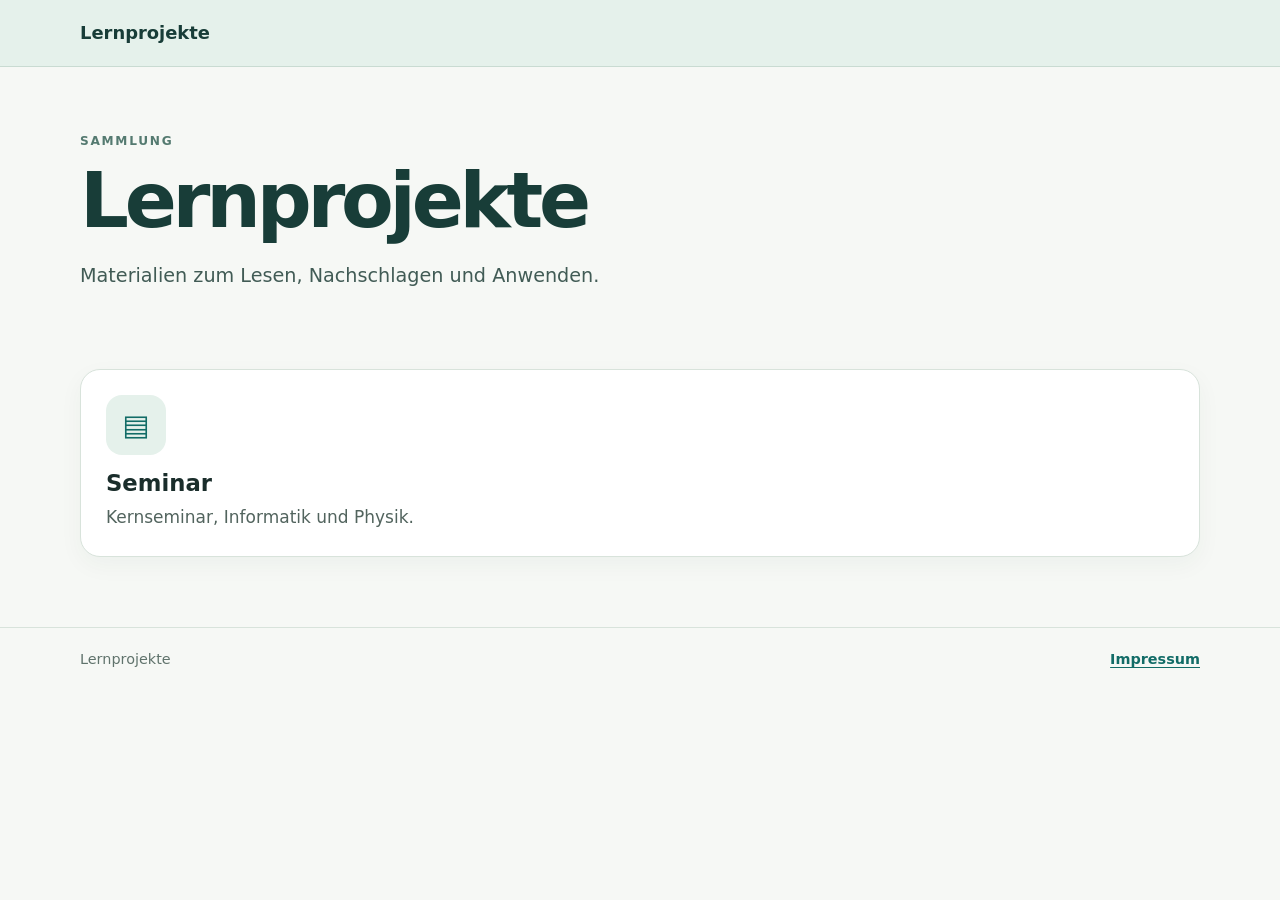
<file: index.html>
<!doctype html><html lang="de"><head><meta charset="utf-8"><meta name="viewport" content="width=device-width,initial-scale=1"><title>Lernprojekte</title><link rel="stylesheet" href="seminar/styles.css"></head><body><header class="site-head"><div class="wrap"><span class="brand">Lernprojekte</span></div></header><main class="wrap"><div class="hero"><span class="eyebrow">Sammlung</span><h1>Lernprojekte</h1><p class="lead">Materialien zum Lesen, Nachschlagen und Anwenden.</p></div><div class="grid"><a class="card" href="seminar/index.html"><span class="icon" role="img" aria-label="Buch">▤</span><h2>Seminar</h2><p>Kernseminar, Informatik und Physik.</p></a></div></main><footer class="foot"><div class="wrap"><span>Lernprojekte</span><a href="seminar/impressum.html">Impressum</a></div></footer></body></html>
</file>
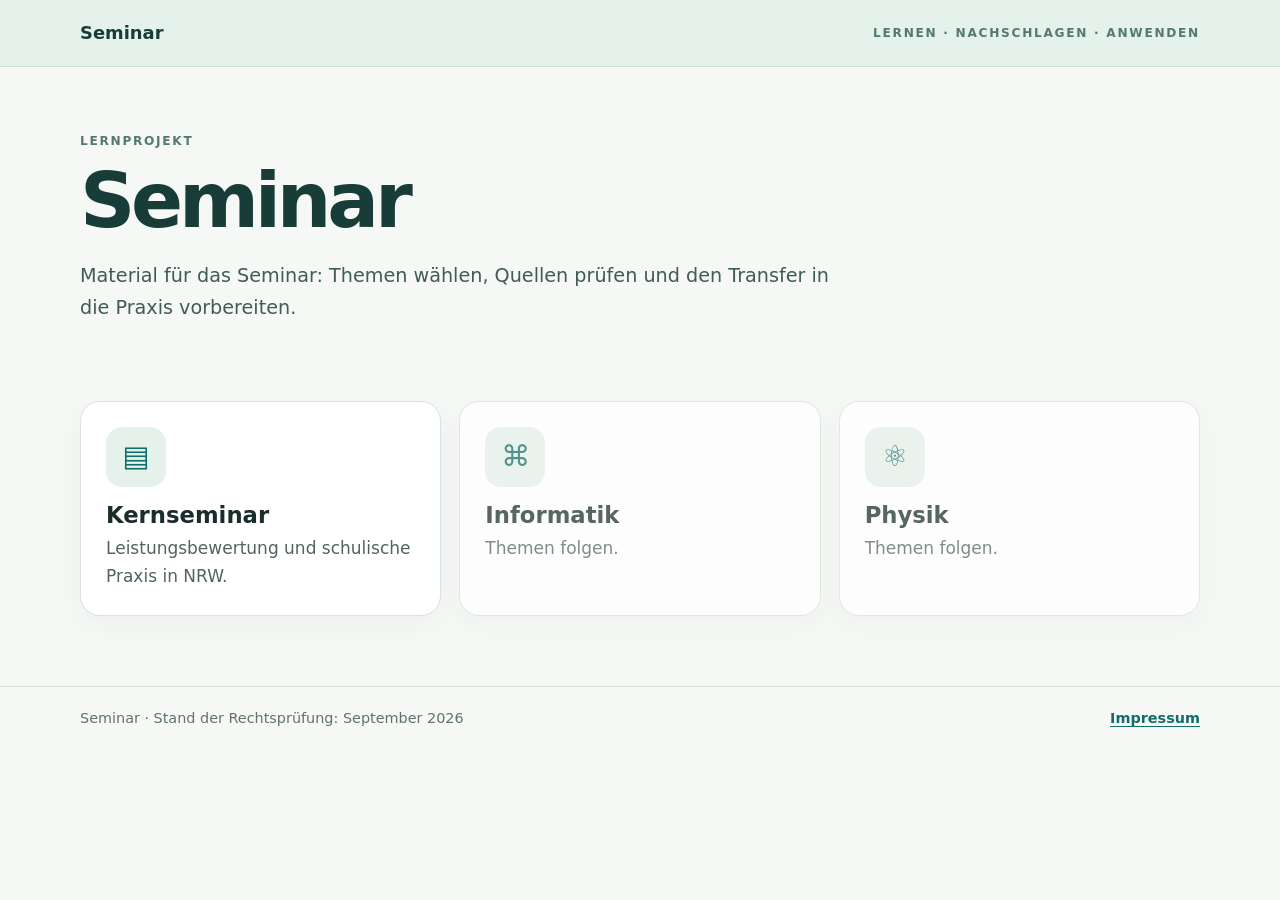
<file: seminar/index.html>
<!doctype html><html lang="de"><head><meta charset="utf-8"><meta name="viewport" content="width=device-width,initial-scale=1"><title>Startseite · Seminar</title><link rel="stylesheet" href="styles.css"></head><body><header class="site-head"><div class="wrap"><a class="brand" href="index.html">Seminar</a><span class="eyebrow">Lernen · Nachschlagen · Anwenden</span></div></header><main class="wrap"><div class="hero"><span class="eyebrow">Lernprojekt</span><h1>Seminar</h1><p class="lead">Material für das Seminar: Themen wählen, Quellen prüfen und den Transfer in die Praxis vorbereiten.</p></div><div class="grid"><a class="card" href="kernseminar/index.html"><span class="icon" role="img" aria-label="Buch">▤</span><h2>Kernseminar</h2><p>Leistungsbewertung und schulische Praxis in NRW.</p></a><div class="card muted"><span class="icon" role="img" aria-label="Codezeichen">⌘</span><h2>Informatik</h2><p>Themen folgen.</p></div><div class="card muted"><span class="icon" role="img" aria-label="Atom">⚛</span><h2>Physik</h2><p>Themen folgen.</p></div></div></main><footer class="foot"><div class="wrap"><span>Seminar · Stand der Rechtsprüfung: September 2026</span><a href="impressum.html">Impressum</a></div></footer></body></html>
</file>
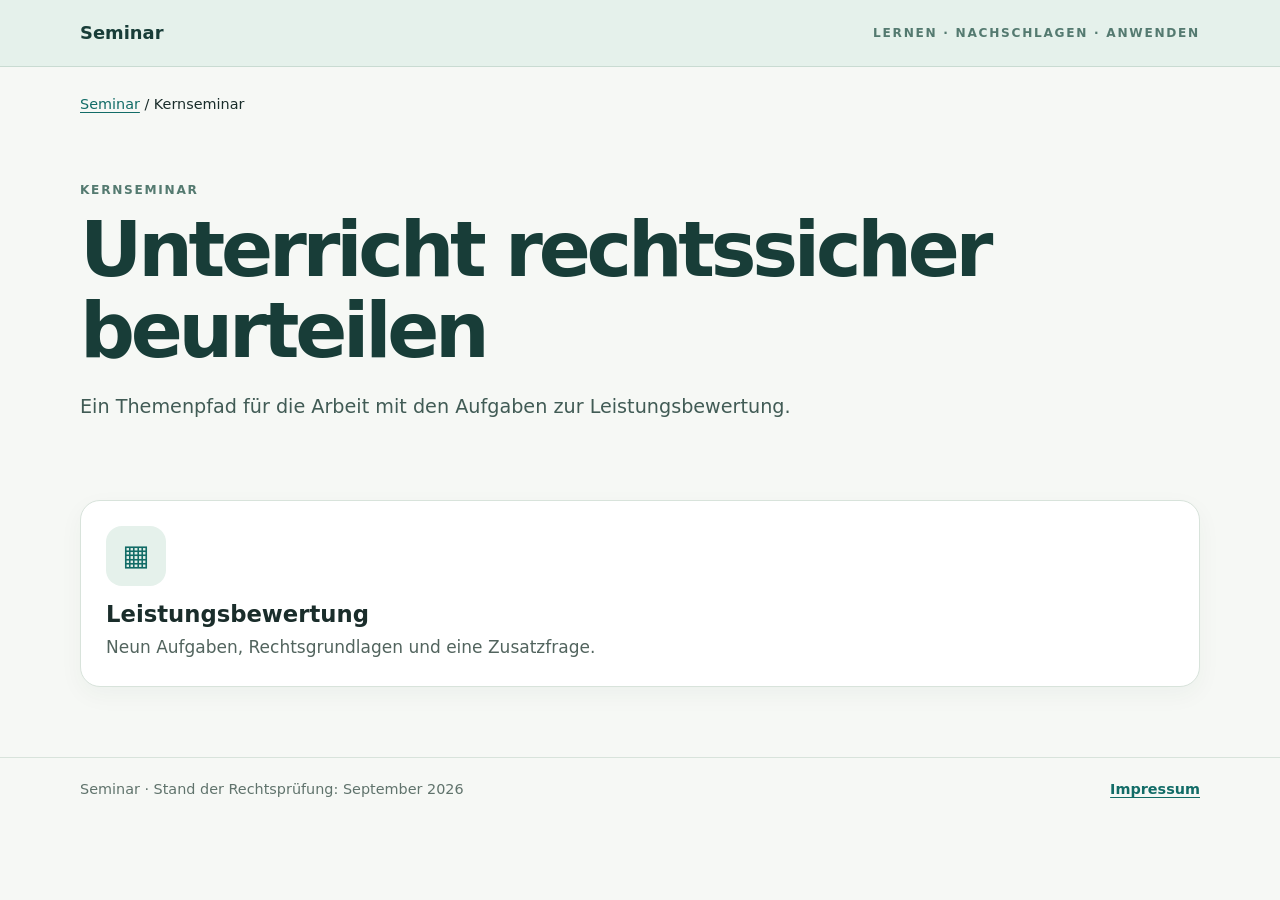
<file: seminar/kernseminar/index.html>
<!doctype html><html lang="de"><head><meta charset="utf-8"><meta name="viewport" content="width=device-width,initial-scale=1"><title>Kernseminar · Seminar</title><link rel="stylesheet" href="../styles.css"></head><body><header class="site-head"><div class="wrap"><a class="brand" href="../index.html">Seminar</a><span class="eyebrow">Lernen · Nachschlagen · Anwenden</span></div></header><main class="wrap"><nav class="crumbs"><a href="../index.html">Seminar</a> / Kernseminar</nav><div class="hero"><span class="eyebrow">Kernseminar</span><h1>Unterricht rechtssicher beurteilen</h1><p class="lead">Ein Themenpfad für die Arbeit mit den Aufgaben zur Leistungsbewertung.</p></div><div class="grid"><a class="card" href="leistungsbewertung/index.html"><span class="icon" role="img" aria-label="Bewertungsbogen">▦</span><h2>Leistungsbewertung</h2><p>Neun Aufgaben, Rechtsgrundlagen und eine Zusatzfrage.</p></a></div></main><footer class="foot"><div class="wrap"><span>Seminar · Stand der Rechtsprüfung: September 2026</span><a href="../impressum.html">Impressum</a></div></footer></body></html>
</file>
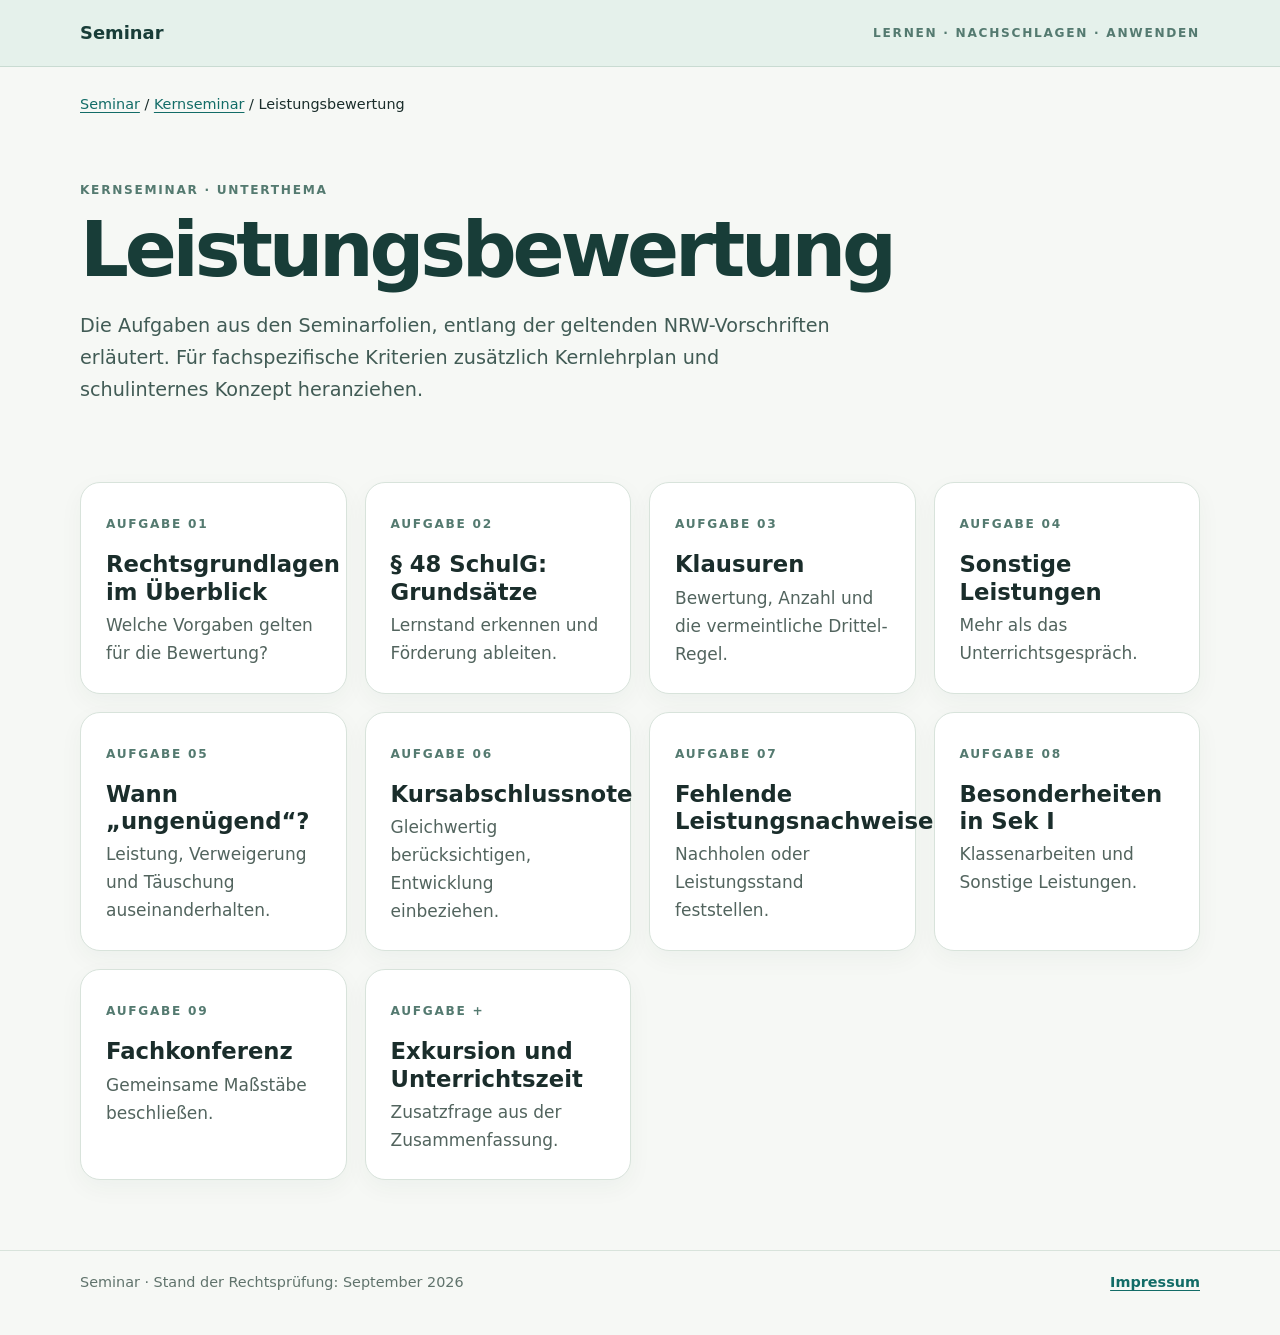
<file: seminar/kernseminar/leistungsbewertung/index.html>
<!doctype html><html lang="de"><head><meta charset="utf-8"><meta name="viewport" content="width=device-width,initial-scale=1"><title>Leistungsbewertung · Seminar</title><link rel="stylesheet" href="../../styles.css"></head><body><header class="site-head"><div class="wrap"><a class="brand" href="../../index.html">Seminar</a><span class="eyebrow">Lernen · Nachschlagen · Anwenden</span></div></header><main class="wrap"><nav class="crumbs"><a href="../../index.html">Seminar</a> / <a href="../index.html">Kernseminar</a> / Leistungsbewertung</nav><div class="hero"><span class="eyebrow">Kernseminar · Unterthema</span><h1>Leistungsbewertung</h1><p class="lead">Die Aufgaben aus den Seminarfolien, entlang der geltenden NRW-Vorschriften erläutert. Für fachspezifische Kriterien zusätzlich Kernlehrplan und schulinternes Konzept heranziehen.</p></div><div class="grid"><a class="card" href="rechtsgrundlagen/html/index.html"><span class="eyebrow">Aufgabe 01</span><h2>Rechtsgrundlagen im Überblick</h2><p>Welche Vorgaben gelten für die Bewertung?</p></a><a class="card" href="grundsaetze/html/index.html"><span class="eyebrow">Aufgabe 02</span><h2>§ 48 SchulG: Grundsätze</h2><p>Lernstand erkennen und Förderung ableiten.</p></a><a class="card" href="klausuren/html/index.html"><span class="eyebrow">Aufgabe 03</span><h2>Klausuren</h2><p>Bewertung, Anzahl und die vermeintliche Drittel-Regel.</p></a><a class="card" href="sonstige-leistungen/html/index.html"><span class="eyebrow">Aufgabe 04</span><h2>Sonstige Leistungen</h2><p>Mehr als das Unterrichtsgespräch.</p></a><a class="card" href="ungenuegend/html/index.html"><span class="eyebrow">Aufgabe 05</span><h2>Wann „ungenügend“?</h2><p>Leistung, Verweigerung und Täuschung auseinanderhalten.</p></a><a class="card" href="kursnote/html/index.html"><span class="eyebrow">Aufgabe 06</span><h2>Kursabschlussnote</h2><p>Gleichwertig berücksichtigen, Entwicklung einbeziehen.</p></a><a class="card" href="nachholen/html/index.html"><span class="eyebrow">Aufgabe 07</span><h2>Fehlende Leistungsnachweise</h2><p>Nachholen oder Leistungsstand feststellen.</p></a><a class="card" href="sek-i/html/index.html"><span class="eyebrow">Aufgabe 08</span><h2>Besonderheiten in Sek I</h2><p>Klassenarbeiten und Sonstige Leistungen.</p></a><a class="card" href="fachkonferenz/html/index.html"><span class="eyebrow">Aufgabe 09</span><h2>Fachkonferenz</h2><p>Gemeinsame Maßstäbe beschließen.</p></a><a class="card" href="exkursion/html/index.html"><span class="eyebrow">Aufgabe +</span><h2>Exkursion und Unterrichtszeit</h2><p>Zusatzfrage aus der Zusammenfassung.</p></a></div></main><footer class="foot"><div class="wrap"><span>Seminar · Stand der Rechtsprüfung: September 2026</span><a href="../../impressum.html">Impressum</a></div></footer></body></html>
</file>
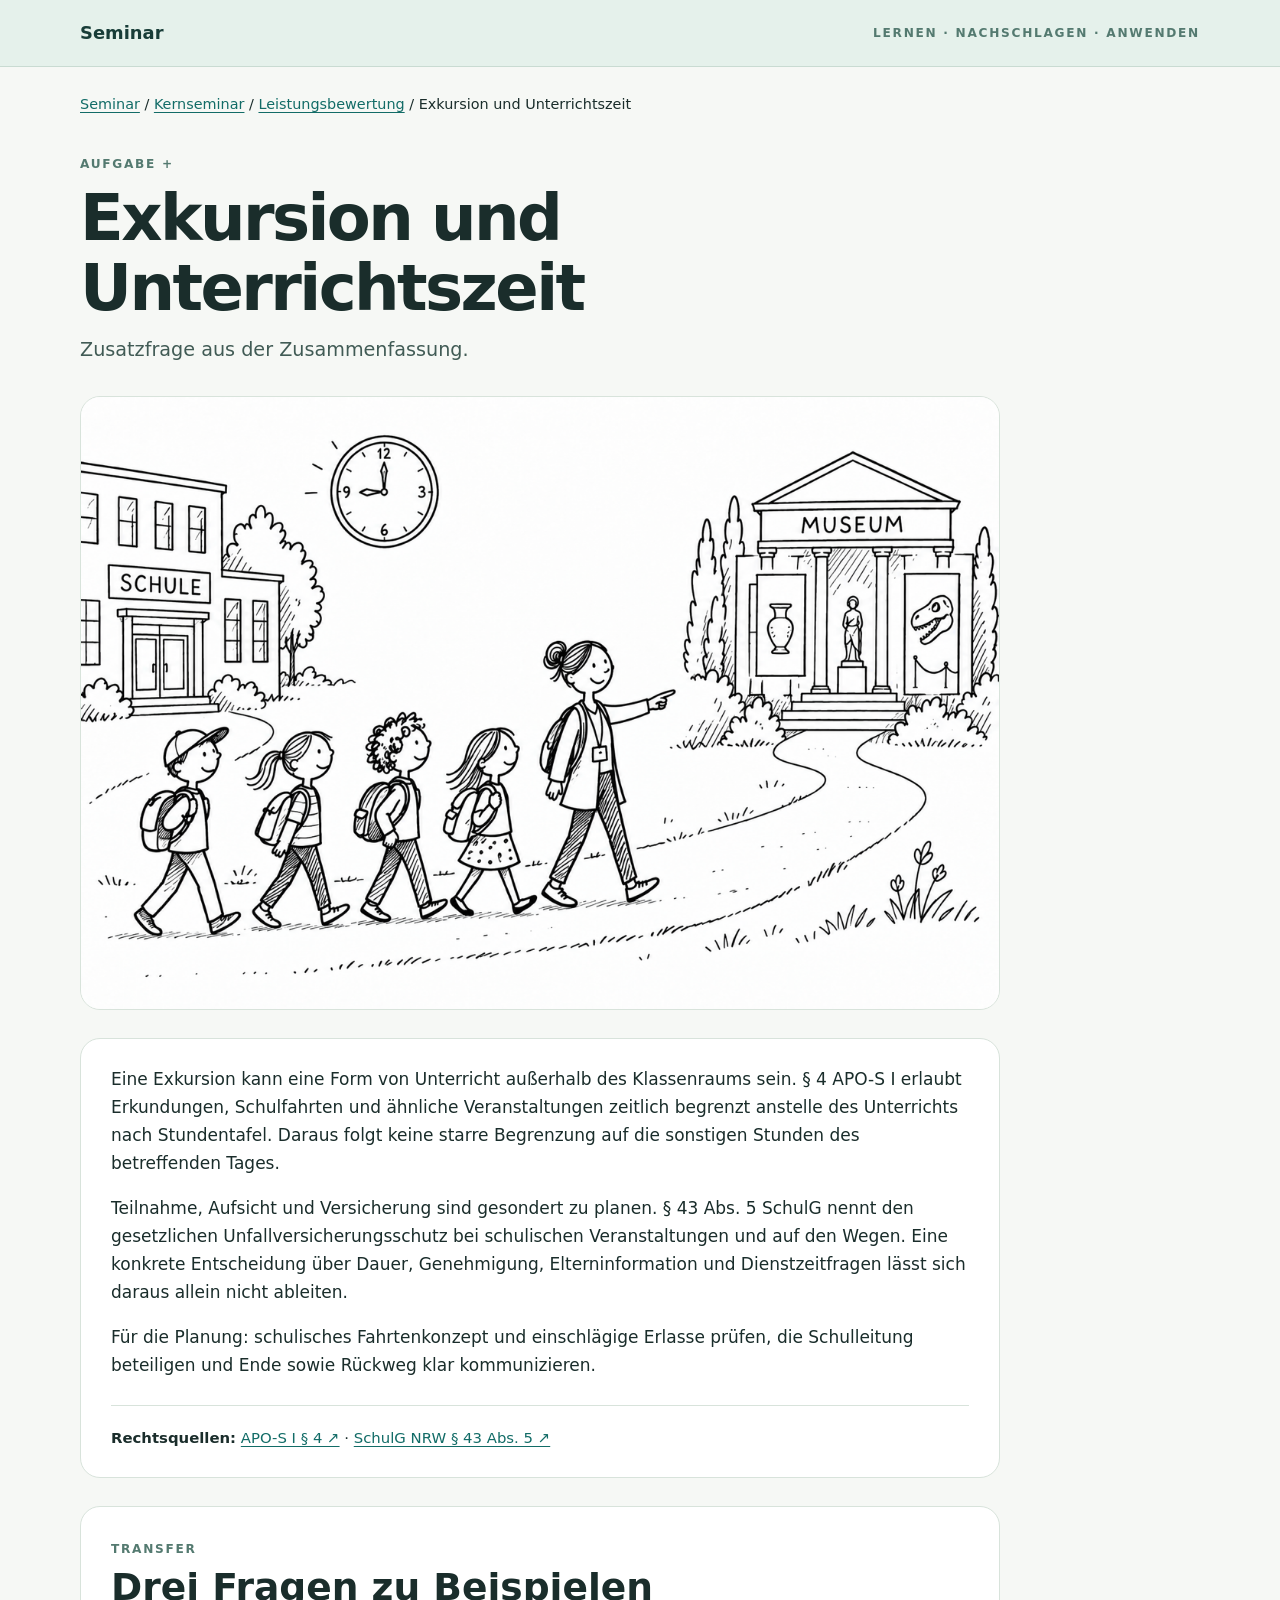
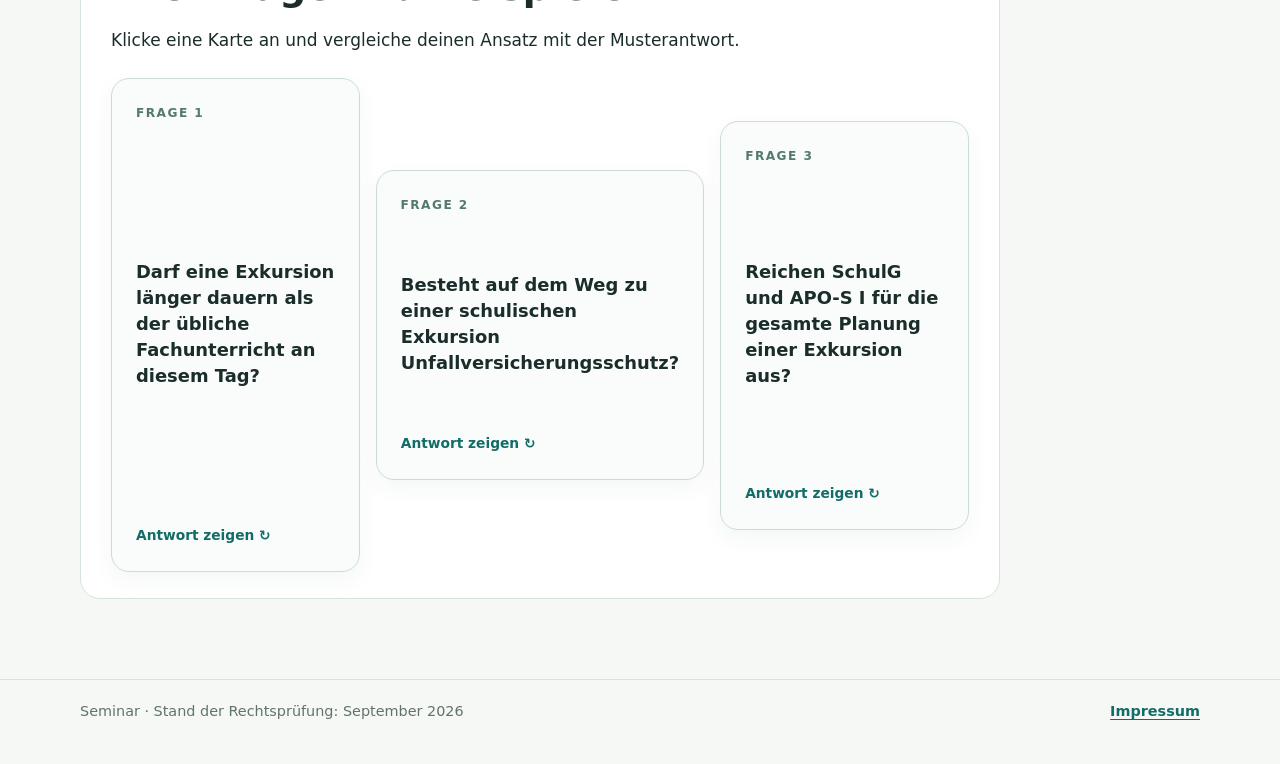
<file: seminar/kernseminar/leistungsbewertung/exkursion/html/index.html>
<!doctype html><html lang="de"><head><meta charset="utf-8"><meta name="viewport" content="width=device-width,initial-scale=1"><title>Exkursion und Unterrichtszeit · Seminar</title><link rel="stylesheet" href="../../../../styles.css"><script src="../../../../lesson.js" defer></script></head><body><header class="site-head"><div class="wrap"><a class="brand" href="../../../../index.html">Seminar</a><span class="eyebrow">Lernen · Nachschlagen · Anwenden</span></div></header><main class="wrap"><nav class="crumbs"><a href="../../../../index.html">Seminar</a> / <a href="../../../index.html">Kernseminar</a> / <a href="../../index.html">Leistungsbewertung</a> / Exkursion und Unterrichtszeit</nav><article class="article"><span class="eyebrow">Aufgabe +</span><h1>Exkursion und Unterrichtszeit</h1><p class="lead">Zusatzfrage aus der Zusammenfassung.</p><figure class="lesson-figure"><img src="../img/lektion.png" alt="Scribble: Eine Lerngruppe geht mit ihrer Lehrkraft von der Schule zu einem Museum." width="1200" height="800"></figure><section><p>Eine Exkursion kann eine Form von Unterricht außerhalb des Klassenraums sein. § 4 APO-S I erlaubt Erkundungen, Schulfahrten und ähnliche Veranstaltungen zeitlich begrenzt anstelle des Unterrichts nach Stundentafel. Daraus folgt keine starre Begrenzung auf die sonstigen Stunden des betreffenden Tages.</p><p>Teilnahme, Aufsicht und Versicherung sind gesondert zu planen. § 43 Abs. 5 SchulG nennt den gesetzlichen Unfallversicherungsschutz bei schulischen Veranstaltungen und auf den Wegen. Eine konkrete Entscheidung über Dauer, Genehmigung, Elterninformation und Dienstzeitfragen lässt sich daraus allein nicht ableiten.</p><p>Für die Planung: schulisches Fahrtenkonzept und einschlägige Erlasse prüfen, die Schulleitung beteiligen und Ende sowie Rückweg klar kommunizieren.</p><div class="source"><strong>Rechtsquellen:</strong> <a href="https://recht.nrw.de/lrgv/rechtsverordnung/01082026-ausbildungs-und-pruefungsordnung-sekundarstufe-i-apo-s-i/" target="_blank" rel="noopener noreferrer">APO-S I § 4 ↗</a> · <a href="https://recht.nrw.de/lrgv/gesetz/01082025-schulgesetz-fuer-das-land-nordrhein-westfalen-schulgesetz-nrw-schulg/" target="_blank" rel="noopener noreferrer">SchulG NRW § 43 Abs. 5 ↗</a></div></section><section class="practice" aria-labelledby="fragen-exkursion"><span class="eyebrow">Transfer</span><h2 id="fragen-exkursion">Drei Fragen zu Beispielen</h2><p>Klicke eine Karte an und vergleiche deinen Ansatz mit der Musterantwort.</p><div class="question-grid"><button class="flip-card" type="button" aria-pressed="false"><span class="flip-card-inner"><span class="flip-face flip-front"><span class="question-number">Frage 1</span><strong>Darf eine Exkursion länger dauern als der übliche Fachunterricht an diesem Tag?</strong><span class="flip-hint">Antwort zeigen ↻</span></span><span class="flip-face flip-back"><span class="question-number">Musterantwort</span><span>Eine Erkundung oder Schulfahrt kann zeitlich begrenzt an die Stelle des Unterrichts nach Stundentafel treten. Die konkrete Dauer ist mit Genehmigung, Aufsicht, Fahrtenkonzept und Information der Beteiligten abzustimmen.</span><span class="flip-hint">Frage zeigen ↻</span></span></span></button><button class="flip-card" type="button" aria-pressed="false"><span class="flip-card-inner"><span class="flip-face flip-front"><span class="question-number">Frage 2</span><strong>Besteht auf dem Weg zu einer schulischen Exkursion Unfallversicherungsschutz?</strong><span class="flip-hint">Antwort zeigen ↻</span></span><span class="flip-face flip-back"><span class="question-number">Musterantwort</span><span>§ 43 Abs. 5 SchulG nennt den gesetzlichen Unfallversicherungsschutz während schulischer Veranstaltungen und auf den Wegen von und zu ihnen.</span><span class="flip-hint">Frage zeigen ↻</span></span></span></button><button class="flip-card" type="button" aria-pressed="false"><span class="flip-card-inner"><span class="flip-face flip-front"><span class="question-number">Frage 3</span><strong>Reichen SchulG und APO-S I für die gesamte Planung einer Exkursion aus?</strong><span class="flip-hint">Antwort zeigen ↻</span></span><span class="flip-face flip-back"><span class="question-number">Musterantwort</span><span>Nein. Zusätzlich sind insbesondere einschlägige Erlasse, das schulische Fahrtenkonzept, Genehmigung, Aufsicht und organisatorische Absprachen zu beachten.</span><span class="flip-hint">Frage zeigen ↻</span></span></span></button></div></section></article></main><footer class="foot"><div class="wrap"><span>Seminar · Stand der Rechtsprüfung: September 2026</span><a href="../../../../impressum.html">Impressum</a></div></footer></body></html>
</file>
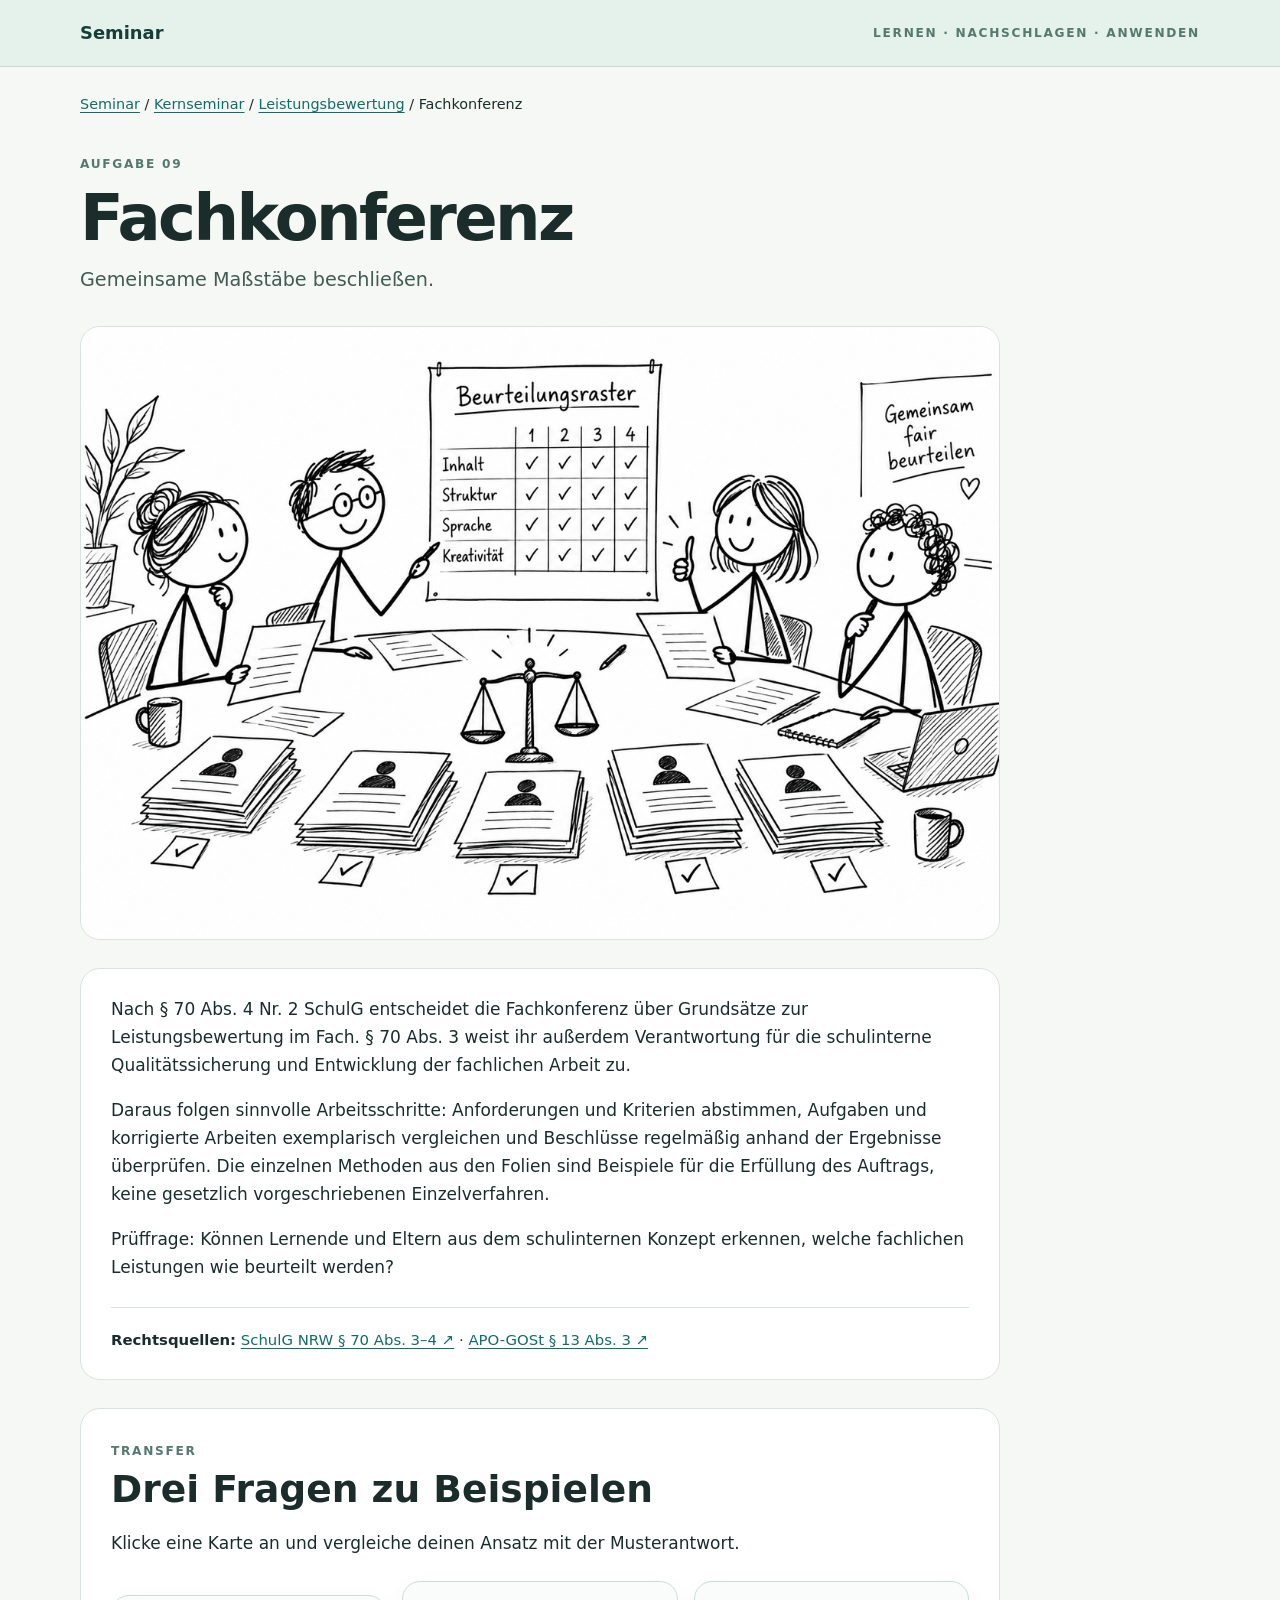
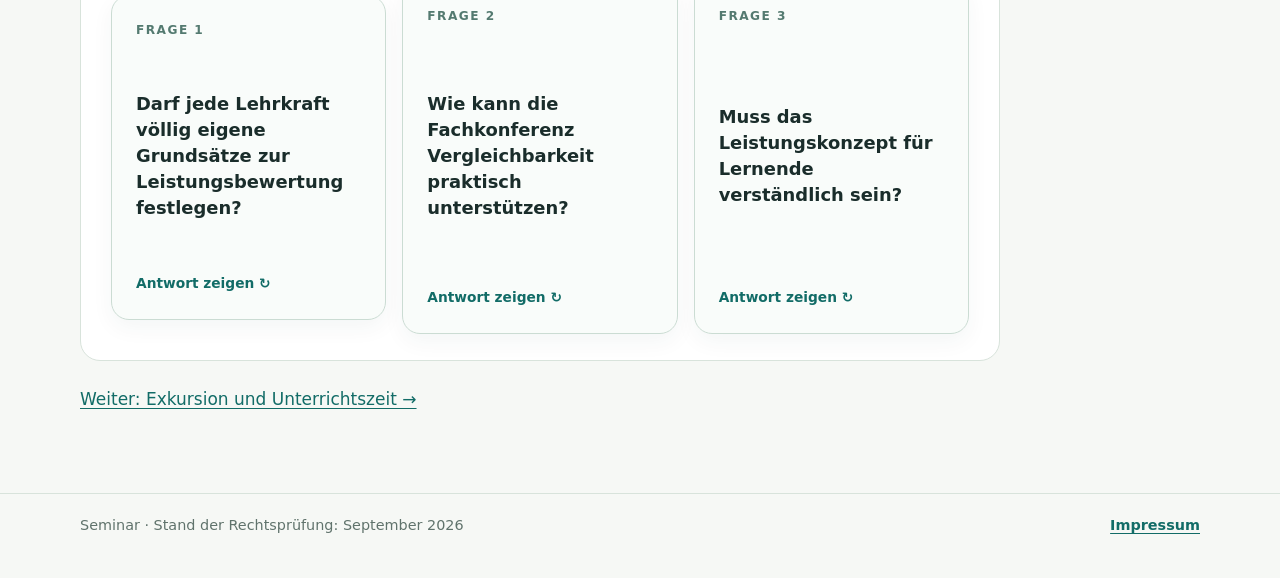
<file: seminar/kernseminar/leistungsbewertung/fachkonferenz/html/index.html>
<!doctype html><html lang="de"><head><meta charset="utf-8"><meta name="viewport" content="width=device-width,initial-scale=1"><title>Fachkonferenz · Seminar</title><link rel="stylesheet" href="../../../../styles.css"><script src="../../../../lesson.js" defer></script></head><body><header class="site-head"><div class="wrap"><a class="brand" href="../../../../index.html">Seminar</a><span class="eyebrow">Lernen · Nachschlagen · Anwenden</span></div></header><main class="wrap"><nav class="crumbs"><a href="../../../../index.html">Seminar</a> / <a href="../../../index.html">Kernseminar</a> / <a href="../../index.html">Leistungsbewertung</a> / Fachkonferenz</nav><article class="article"><span class="eyebrow">Aufgabe 09</span><h1>Fachkonferenz</h1><p class="lead">Gemeinsame Maßstäbe beschließen.</p><figure class="lesson-figure"><img src="../img/lektion.png" alt="Scribble: Lehrkräfte vergleichen Arbeiten und stimmen gemeinsame Beurteilungsmaßstäbe ab." width="1200" height="800"></figure><section><p>Nach § 70 Abs. 4 Nr. 2 SchulG entscheidet die Fachkonferenz über Grundsätze zur Leistungsbewertung im Fach. § 70 Abs. 3 weist ihr außerdem Verantwortung für die schulinterne Qualitätssicherung und Entwicklung der fachlichen Arbeit zu.</p><p>Daraus folgen sinnvolle Arbeitsschritte: Anforderungen und Kriterien abstimmen, Aufgaben und korrigierte Arbeiten exemplarisch vergleichen und Beschlüsse regelmäßig anhand der Ergebnisse überprüfen. Die einzelnen Methoden aus den Folien sind Beispiele für die Erfüllung des Auftrags, keine gesetzlich vorgeschriebenen Einzelverfahren.</p><p>Prüffrage: Können Lernende und Eltern aus dem schulinternen Konzept erkennen, welche fachlichen Leistungen wie beurteilt werden?</p><div class="source"><strong>Rechtsquellen:</strong> <a href="https://recht.nrw.de/lrgv/gesetz/01082025-schulgesetz-fuer-das-land-nordrhein-westfalen-schulgesetz-nrw-schulg/" target="_blank" rel="noopener noreferrer">SchulG NRW § 70 Abs. 3–4 ↗</a> · <a href="https://recht.nrw.de/lrgv/rechtsverordnung/01082025-verordnung-ueber-den-bildungsgang-und-die-abiturpruefung-der/" target="_blank" rel="noopener noreferrer">APO-GOSt § 13 Abs. 3 ↗</a></div></section><section class="practice" aria-labelledby="fragen-fachkonferenz"><span class="eyebrow">Transfer</span><h2 id="fragen-fachkonferenz">Drei Fragen zu Beispielen</h2><p>Klicke eine Karte an und vergleiche deinen Ansatz mit der Musterantwort.</p><div class="question-grid"><button class="flip-card" type="button" aria-pressed="false"><span class="flip-card-inner"><span class="flip-face flip-front"><span class="question-number">Frage 1</span><strong>Darf jede Lehrkraft völlig eigene Grundsätze zur Leistungsbewertung festlegen?</strong><span class="flip-hint">Antwort zeigen ↻</span></span><span class="flip-face flip-back"><span class="question-number">Musterantwort</span><span>Die einzelne Bewertung bleibt Aufgabe der Lehrkraft, doch die Fachkonferenz beschließt gemeinsame fachliche Grundsätze nach § 70 Abs. 4 Nr. 2 SchulG.</span><span class="flip-hint">Frage zeigen ↻</span></span></span></button><button class="flip-card" type="button" aria-pressed="false"><span class="flip-card-inner"><span class="flip-face flip-front"><span class="question-number">Frage 2</span><strong>Wie kann die Fachkonferenz Vergleichbarkeit praktisch unterstützen?</strong><span class="flip-hint">Antwort zeigen ↻</span></span><span class="flip-face flip-back"><span class="question-number">Musterantwort</span><span>Zum Beispiel durch gemeinsame Kriterien, den Vergleich anonymisierter Arbeiten, abgestimmte Aufgabenformate und die regelmäßige Überprüfung der Beschlüsse.</span><span class="flip-hint">Frage zeigen ↻</span></span></span></button><button class="flip-card" type="button" aria-pressed="false"><span class="flip-card-inner"><span class="flip-face flip-front"><span class="question-number">Frage 3</span><strong>Muss das Leistungskonzept für Lernende verständlich sein?</strong><span class="flip-hint">Antwort zeigen ↻</span></span><span class="flip-face flip-back"><span class="question-number">Musterantwort</span><span>Transparente Maßstäbe sind für nachvollziehbare Bewertung zentral. In der Oberstufe verpflichtet § 13 Abs. 3 APO-GOSt zusätzlich zur Information über Zahl und Art der Leistungsnachweise.</span><span class="flip-hint">Frage zeigen ↻</span></span></span></button></div></section><p class="navnext"><a href="../../exkursion/html/index.html">Weiter: Exkursion und Unterrichtszeit →</a></p></article></main><footer class="foot"><div class="wrap"><span>Seminar · Stand der Rechtsprüfung: September 2026</span><a href="../../../../impressum.html">Impressum</a></div></footer></body></html>
</file>
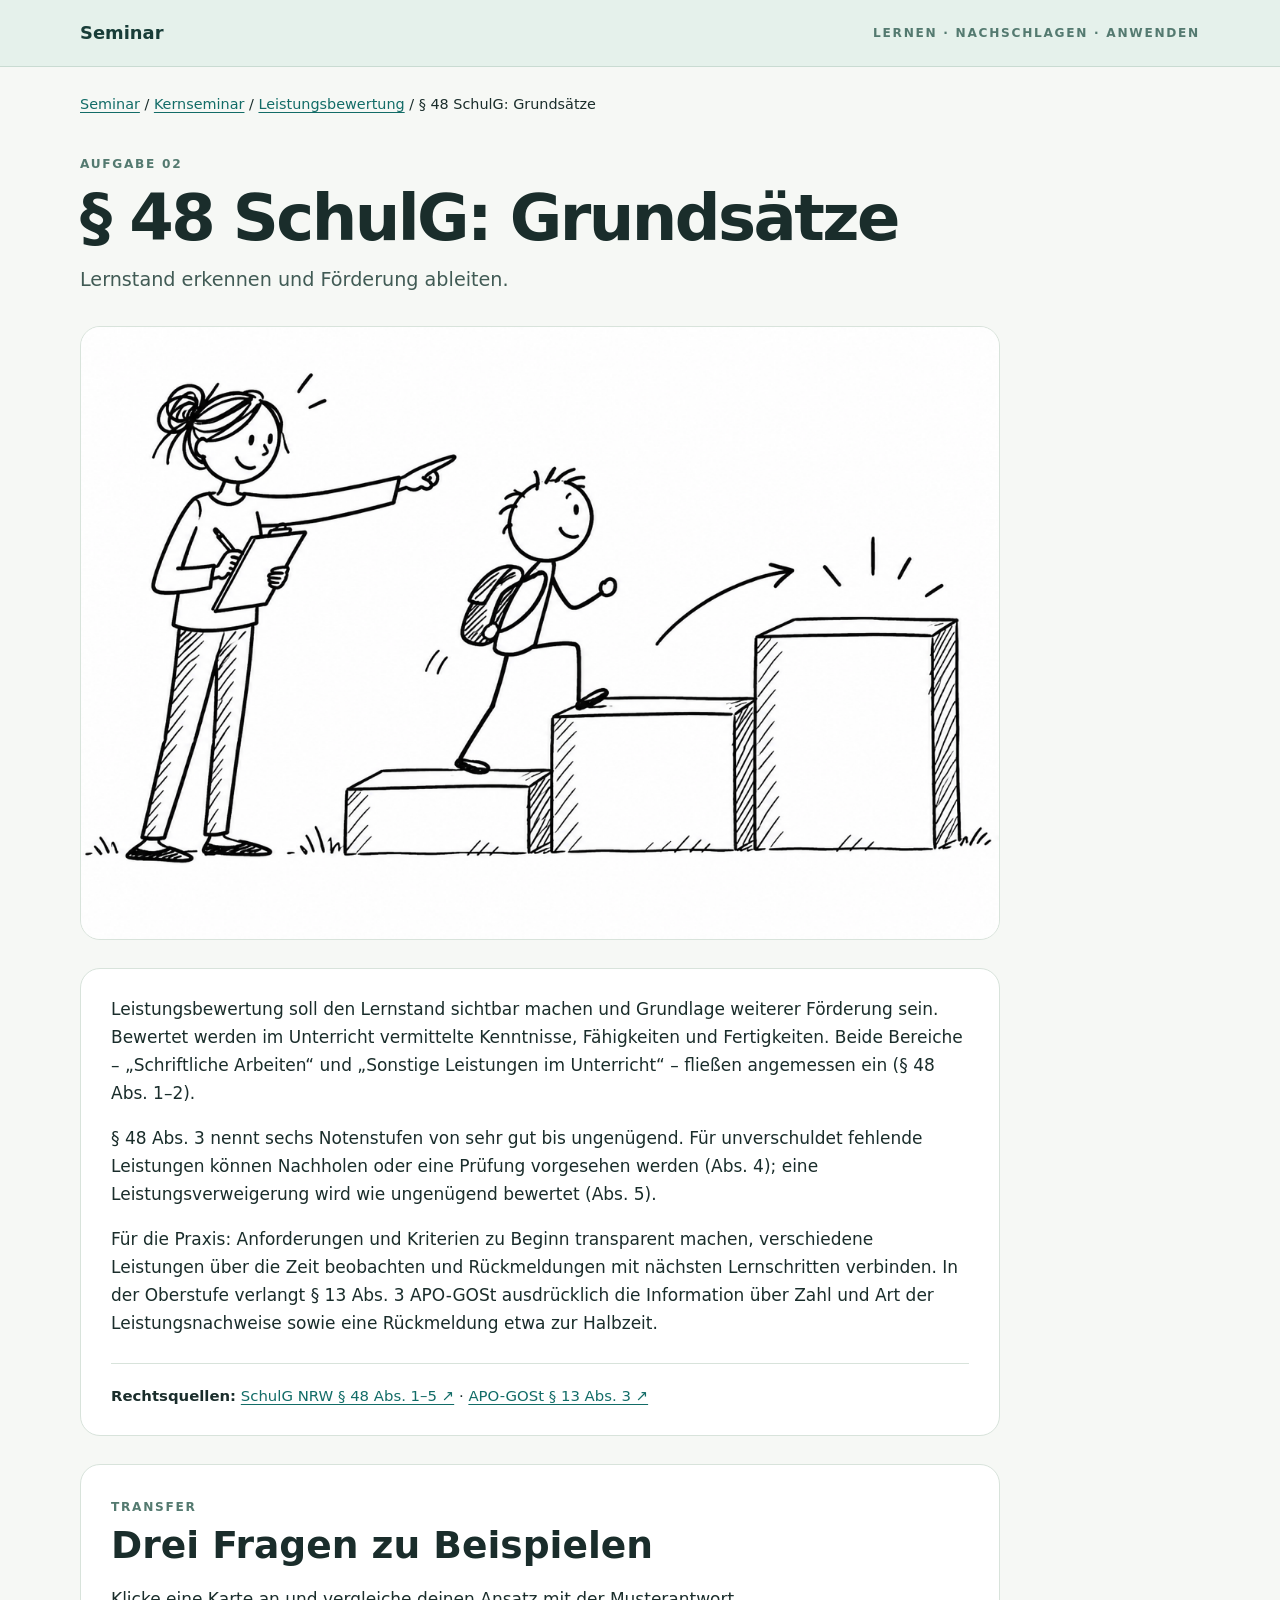
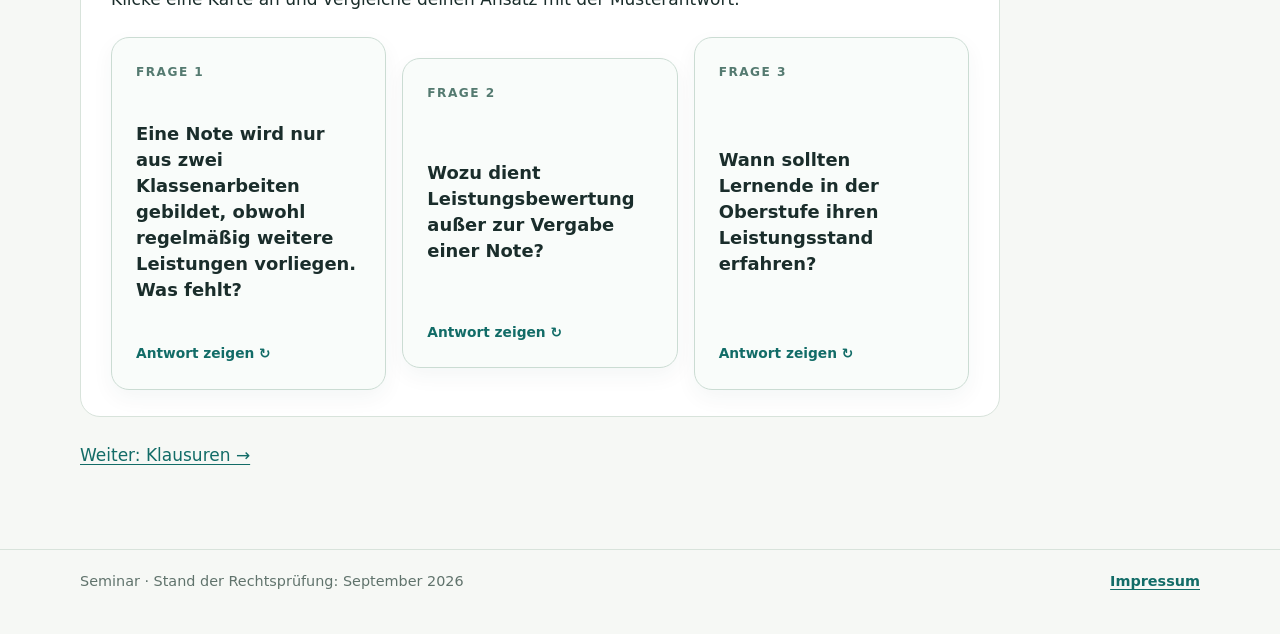
<file: seminar/kernseminar/leistungsbewertung/grundsaetze/html/index.html>
<!doctype html><html lang="de"><head><meta charset="utf-8"><meta name="viewport" content="width=device-width,initial-scale=1"><title>§ 48 SchulG: Grundsätze · Seminar</title><link rel="stylesheet" href="../../../../styles.css"><script src="../../../../lesson.js" defer></script></head><body><header class="site-head"><div class="wrap"><a class="brand" href="../../../../index.html">Seminar</a><span class="eyebrow">Lernen · Nachschlagen · Anwenden</span></div></header><main class="wrap"><nav class="crumbs"><a href="../../../../index.html">Seminar</a> / <a href="../../../index.html">Kernseminar</a> / <a href="../../index.html">Leistungsbewertung</a> / § 48 SchulG: Grundsätze</nav><article class="article"><span class="eyebrow">Aufgabe 02</span><h1>§ 48 SchulG: Grundsätze</h1><p class="lead">Lernstand erkennen und Förderung ableiten.</p><figure class="lesson-figure"><img src="../img/lektion.png" alt="Scribble: Eine Lehrkraft begleitet einen Lernenden über mehrere Lernschritte." width="1200" height="800"></figure><section><p>Leistungsbewertung soll den Lernstand sichtbar machen und Grundlage weiterer Förderung sein. Bewertet werden im Unterricht vermittelte Kenntnisse, Fähigkeiten und Fertigkeiten. Beide Bereiche – „Schriftliche Arbeiten“ und „Sonstige Leistungen im Unterricht“ – fließen angemessen ein (§ 48 Abs. 1–2).</p><p>§ 48 Abs. 3 nennt sechs Notenstufen von sehr gut bis ungenügend. Für unverschuldet fehlende Leistungen können Nachholen oder eine Prüfung vorgesehen werden (Abs. 4); eine Leistungsverweigerung wird wie ungenügend bewertet (Abs. 5).</p><p>Für die Praxis: Anforderungen und Kriterien zu Beginn transparent machen, verschiedene Leistungen über die Zeit beobachten und Rückmeldungen mit nächsten Lernschritten verbinden. In der Oberstufe verlangt § 13 Abs. 3 APO-GOSt ausdrücklich die Information über Zahl und Art der Leistungsnachweise sowie eine Rückmeldung etwa zur Halbzeit.</p><div class="source"><strong>Rechtsquellen:</strong> <a href="https://recht.nrw.de/lrgv/gesetz/01082025-schulgesetz-fuer-das-land-nordrhein-westfalen-schulgesetz-nrw-schulg/" target="_blank" rel="noopener noreferrer">SchulG NRW § 48 Abs. 1–5 ↗</a> · <a href="https://recht.nrw.de/lrgv/rechtsverordnung/01082025-verordnung-ueber-den-bildungsgang-und-die-abiturpruefung-der/" target="_blank" rel="noopener noreferrer">APO-GOSt § 13 Abs. 3 ↗</a></div></section><section class="practice" aria-labelledby="fragen-grundsaetze"><span class="eyebrow">Transfer</span><h2 id="fragen-grundsaetze">Drei Fragen zu Beispielen</h2><p>Klicke eine Karte an und vergleiche deinen Ansatz mit der Musterantwort.</p><div class="question-grid"><button class="flip-card" type="button" aria-pressed="false"><span class="flip-card-inner"><span class="flip-face flip-front"><span class="question-number">Frage 1</span><strong>Eine Note wird nur aus zwei Klassenarbeiten gebildet, obwohl regelmäßig weitere Leistungen vorliegen. Was fehlt?</strong><span class="flip-hint">Antwort zeigen ↻</span></span><span class="flip-face flip-back"><span class="question-number">Musterantwort</span><span>Die sonstigen Leistungen im Unterricht müssen angemessen berücksichtigt werden. § 48 Abs. 2 SchulG nennt beide Beurteilungsbereiche als Grundlage.</span><span class="flip-hint">Frage zeigen ↻</span></span></span></button><button class="flip-card" type="button" aria-pressed="false"><span class="flip-card-inner"><span class="flip-face flip-front"><span class="question-number">Frage 2</span><strong>Wozu dient Leistungsbewertung außer zur Vergabe einer Note?</strong><span class="flip-hint">Antwort zeigen ↻</span></span><span class="flip-face flip-back"><span class="question-number">Musterantwort</span><span>Sie soll über den Stand des Lernprozesses Auskunft geben und Grundlage für die weitere Förderung sein (§ 48 Abs. 1 SchulG).</span><span class="flip-hint">Frage zeigen ↻</span></span></span></button><button class="flip-card" type="button" aria-pressed="false"><span class="flip-card-inner"><span class="flip-face flip-front"><span class="question-number">Frage 3</span><strong>Wann sollten Lernende in der Oberstufe ihren Leistungsstand erfahren?</strong><span class="flip-hint">Antwort zeigen ↻</span></span><span class="flip-face flip-back"><span class="question-number">Musterantwort</span><span>Zu Beginn informiert die Lehrkraft über Zahl und Art der Nachweise; etwa in der Mitte des Kurshalbjahres informiert sie über den bis dahin erreichten Leistungsstand (§ 13 Abs. 3 APO-GOSt).</span><span class="flip-hint">Frage zeigen ↻</span></span></span></button></div></section><p class="navnext"><a href="../../klausuren/html/index.html">Weiter: Klausuren →</a></p></article></main><footer class="foot"><div class="wrap"><span>Seminar · Stand der Rechtsprüfung: September 2026</span><a href="../../../../impressum.html">Impressum</a></div></footer></body></html>
</file>
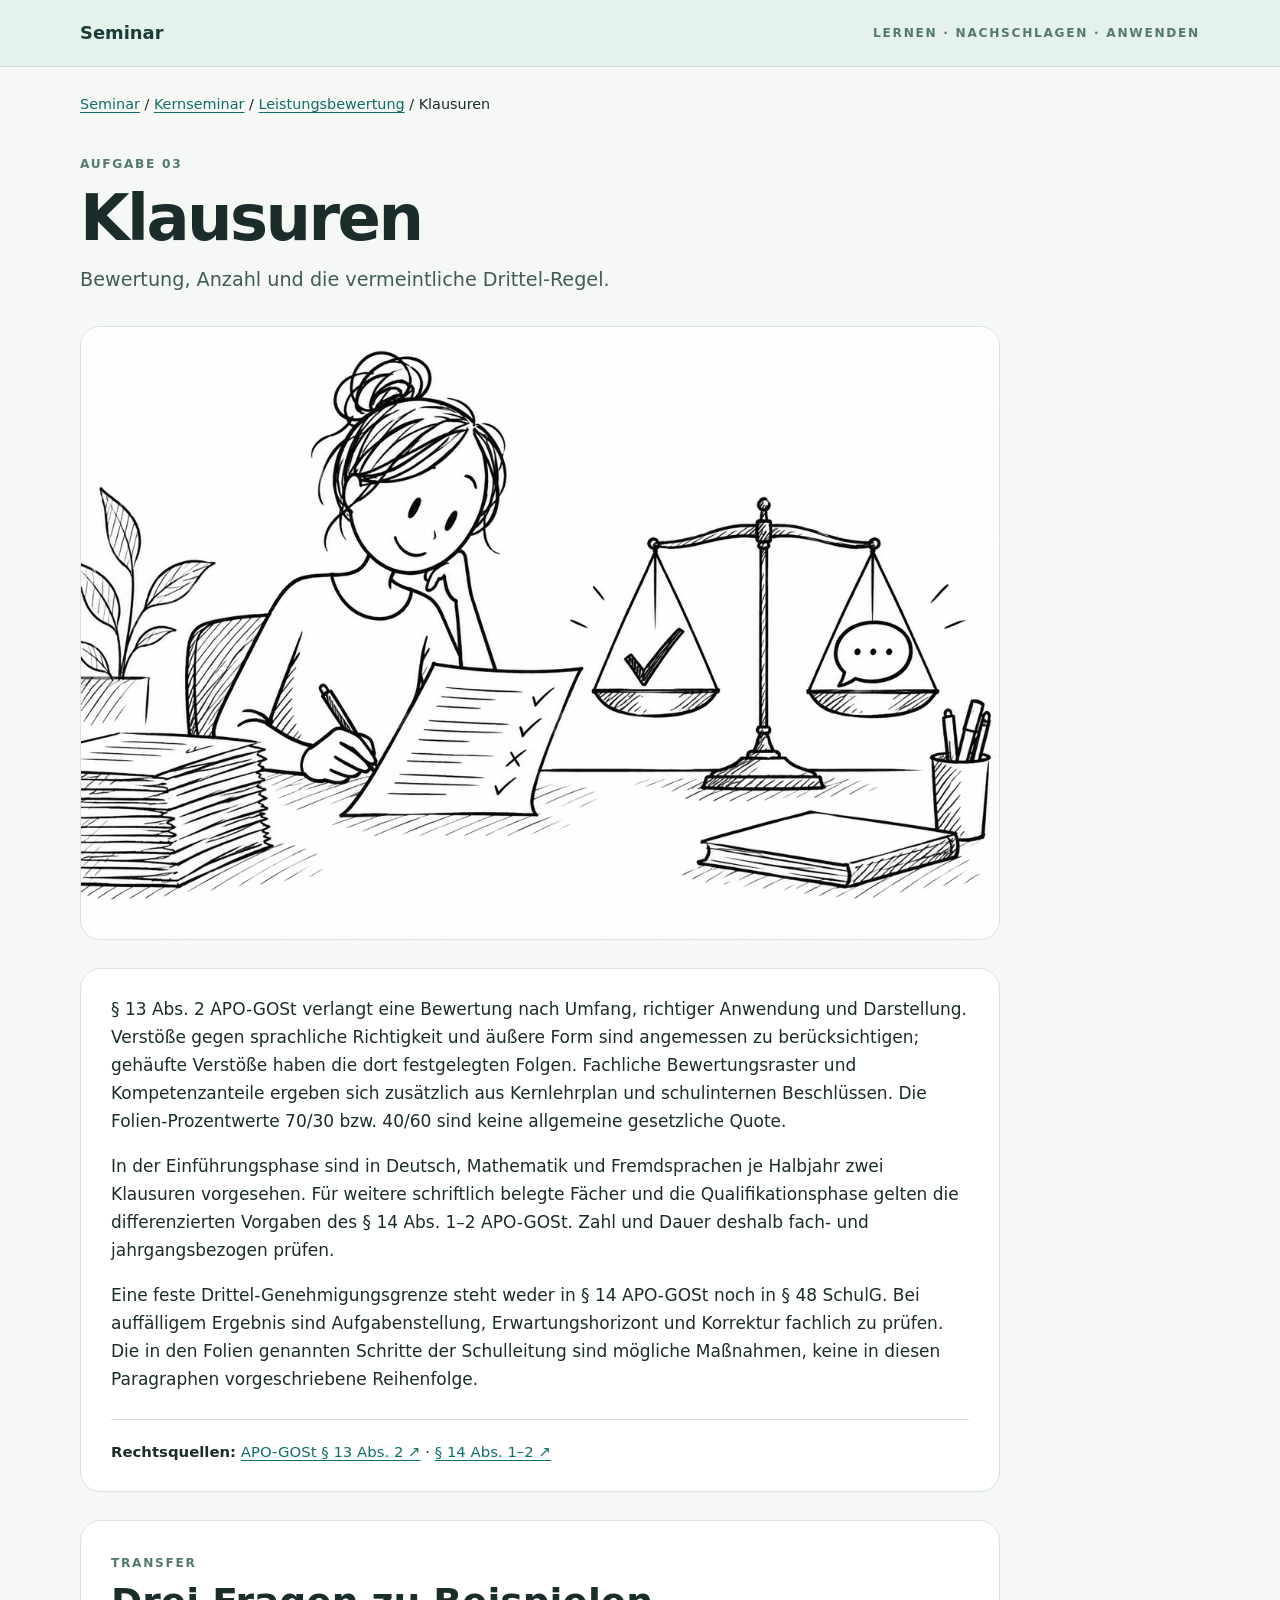
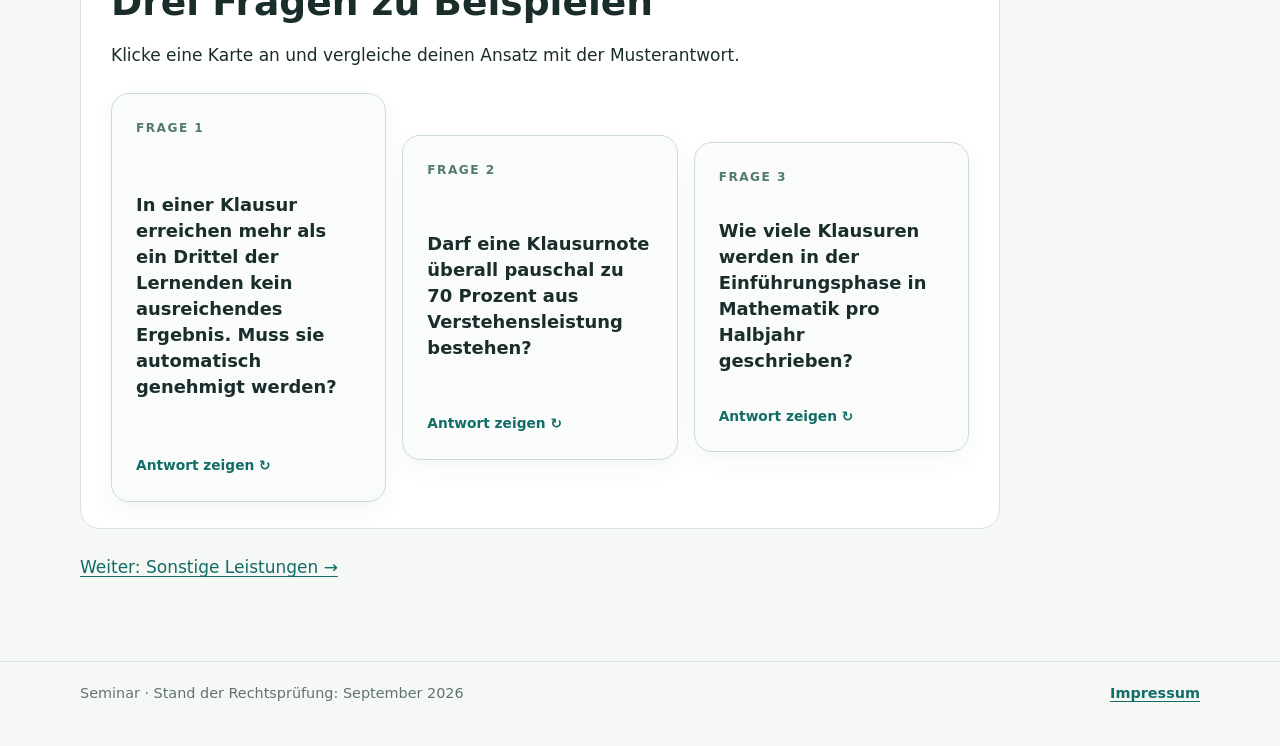
<file: seminar/kernseminar/leistungsbewertung/klausuren/html/index.html>
<!doctype html><html lang="de"><head><meta charset="utf-8"><meta name="viewport" content="width=device-width,initial-scale=1"><title>Klausuren · Seminar</title><link rel="stylesheet" href="../../../../styles.css"><script src="../../../../lesson.js" defer></script></head><body><header class="site-head"><div class="wrap"><a class="brand" href="../../../../index.html">Seminar</a><span class="eyebrow">Lernen · Nachschlagen · Anwenden</span></div></header><main class="wrap"><nav class="crumbs"><a href="../../../../index.html">Seminar</a> / <a href="../../../index.html">Kernseminar</a> / <a href="../../index.html">Leistungsbewertung</a> / Klausuren</nav><article class="article"><span class="eyebrow">Aufgabe 03</span><h1>Klausuren</h1><p class="lead">Bewertung, Anzahl und die vermeintliche Drittel-Regel.</p><figure class="lesson-figure"><img src="../img/lektion.png" alt="Scribble: Eine Lehrkraft prüft eine Klausur neben einer Waage für verschiedene Bewertungskriterien." width="1200" height="800"></figure><section><p>§ 13 Abs. 2 APO-GOSt verlangt eine Bewertung nach Umfang, richtiger Anwendung und Darstellung. Verstöße gegen sprachliche Richtigkeit und äußere Form sind angemessen zu berücksichtigen; gehäufte Verstöße haben die dort festgelegten Folgen. Fachliche Bewertungsraster und Kompetenzanteile ergeben sich zusätzlich aus Kernlehrplan und schulinternen Beschlüssen. Die Folien-Prozentwerte 70/30 bzw. 40/60 sind keine allgemeine gesetzliche Quote.</p><p>In der Einführungsphase sind in Deutsch, Mathematik und Fremdsprachen je Halbjahr zwei Klausuren vorgesehen. Für weitere schriftlich belegte Fächer und die Qualifikationsphase gelten die differenzierten Vorgaben des § 14 Abs. 1–2 APO-GOSt. Zahl und Dauer deshalb fach- und jahrgangsbezogen prüfen.</p><p>Eine feste Drittel-Genehmigungsgrenze steht weder in § 14 APO-GOSt noch in § 48 SchulG. Bei auffälligem Ergebnis sind Aufgabenstellung, Erwartungshorizont und Korrektur fachlich zu prüfen. Die in den Folien genannten Schritte der Schulleitung sind mögliche Maßnahmen, keine in diesen Paragraphen vorgeschriebene Reihenfolge.</p><div class="source"><strong>Rechtsquellen:</strong> <a href="https://recht.nrw.de/lrgv/rechtsverordnung/01082025-verordnung-ueber-den-bildungsgang-und-die-abiturpruefung-der/" target="_blank" rel="noopener noreferrer">APO-GOSt § 13 Abs. 2 ↗</a> · <a href="https://recht.nrw.de/lrgv/rechtsverordnung/01082025-verordnung-ueber-den-bildungsgang-und-die-abiturpruefung-der/" target="_blank" rel="noopener noreferrer">§ 14 Abs. 1–2 ↗</a></div></section><section class="practice" aria-labelledby="fragen-klausuren"><span class="eyebrow">Transfer</span><h2 id="fragen-klausuren">Drei Fragen zu Beispielen</h2><p>Klicke eine Karte an und vergleiche deinen Ansatz mit der Musterantwort.</p><div class="question-grid"><button class="flip-card" type="button" aria-pressed="false"><span class="flip-card-inner"><span class="flip-face flip-front"><span class="question-number">Frage 1</span><strong>In einer Klausur erreichen mehr als ein Drittel der Lernenden kein ausreichendes Ergebnis. Muss sie automatisch genehmigt werden?</strong><span class="flip-hint">Antwort zeigen ↻</span></span><span class="flip-face flip-back"><span class="question-number">Musterantwort</span><span>Nein. Die geltenden Vorschriften enthalten keine feste Drittel-Genehmigungsregel. Das auffällige Ergebnis ist aber Anlass, Aufgabenstellung, Erwartungshorizont und Korrektur fachlich zu prüfen.</span><span class="flip-hint">Frage zeigen ↻</span></span></span></button><button class="flip-card" type="button" aria-pressed="false"><span class="flip-card-inner"><span class="flip-face flip-front"><span class="question-number">Frage 2</span><strong>Darf eine Klausurnote überall pauschal zu 70 Prozent aus Verstehensleistung bestehen?</strong><span class="flip-hint">Antwort zeigen ↻</span></span><span class="flip-face flip-back"><span class="question-number">Musterantwort</span><span>Eine solche allgemeine gesetzliche Quote gibt es nicht. Maßgeblich sind APO-GOSt, Kernlehrplan und die zulässigen fachinternen Festlegungen.</span><span class="flip-hint">Frage zeigen ↻</span></span></span></button><button class="flip-card" type="button" aria-pressed="false"><span class="flip-card-inner"><span class="flip-face flip-front"><span class="question-number">Frage 3</span><strong>Wie viele Klausuren werden in der Einführungsphase in Mathematik pro Halbjahr geschrieben?</strong><span class="flip-hint">Antwort zeigen ↻</span></span><span class="flip-face flip-back"><span class="question-number">Musterantwort</span><span>Nach § 14 Abs. 1 APO-GOSt sind es zwei. Eine davon wird landeseinheitlich zentral gestellt.</span><span class="flip-hint">Frage zeigen ↻</span></span></span></button></div></section><p class="navnext"><a href="../../sonstige-leistungen/html/index.html">Weiter: Sonstige Leistungen →</a></p></article></main><footer class="foot"><div class="wrap"><span>Seminar · Stand der Rechtsprüfung: September 2026</span><a href="../../../../impressum.html">Impressum</a></div></footer></body></html>
</file>
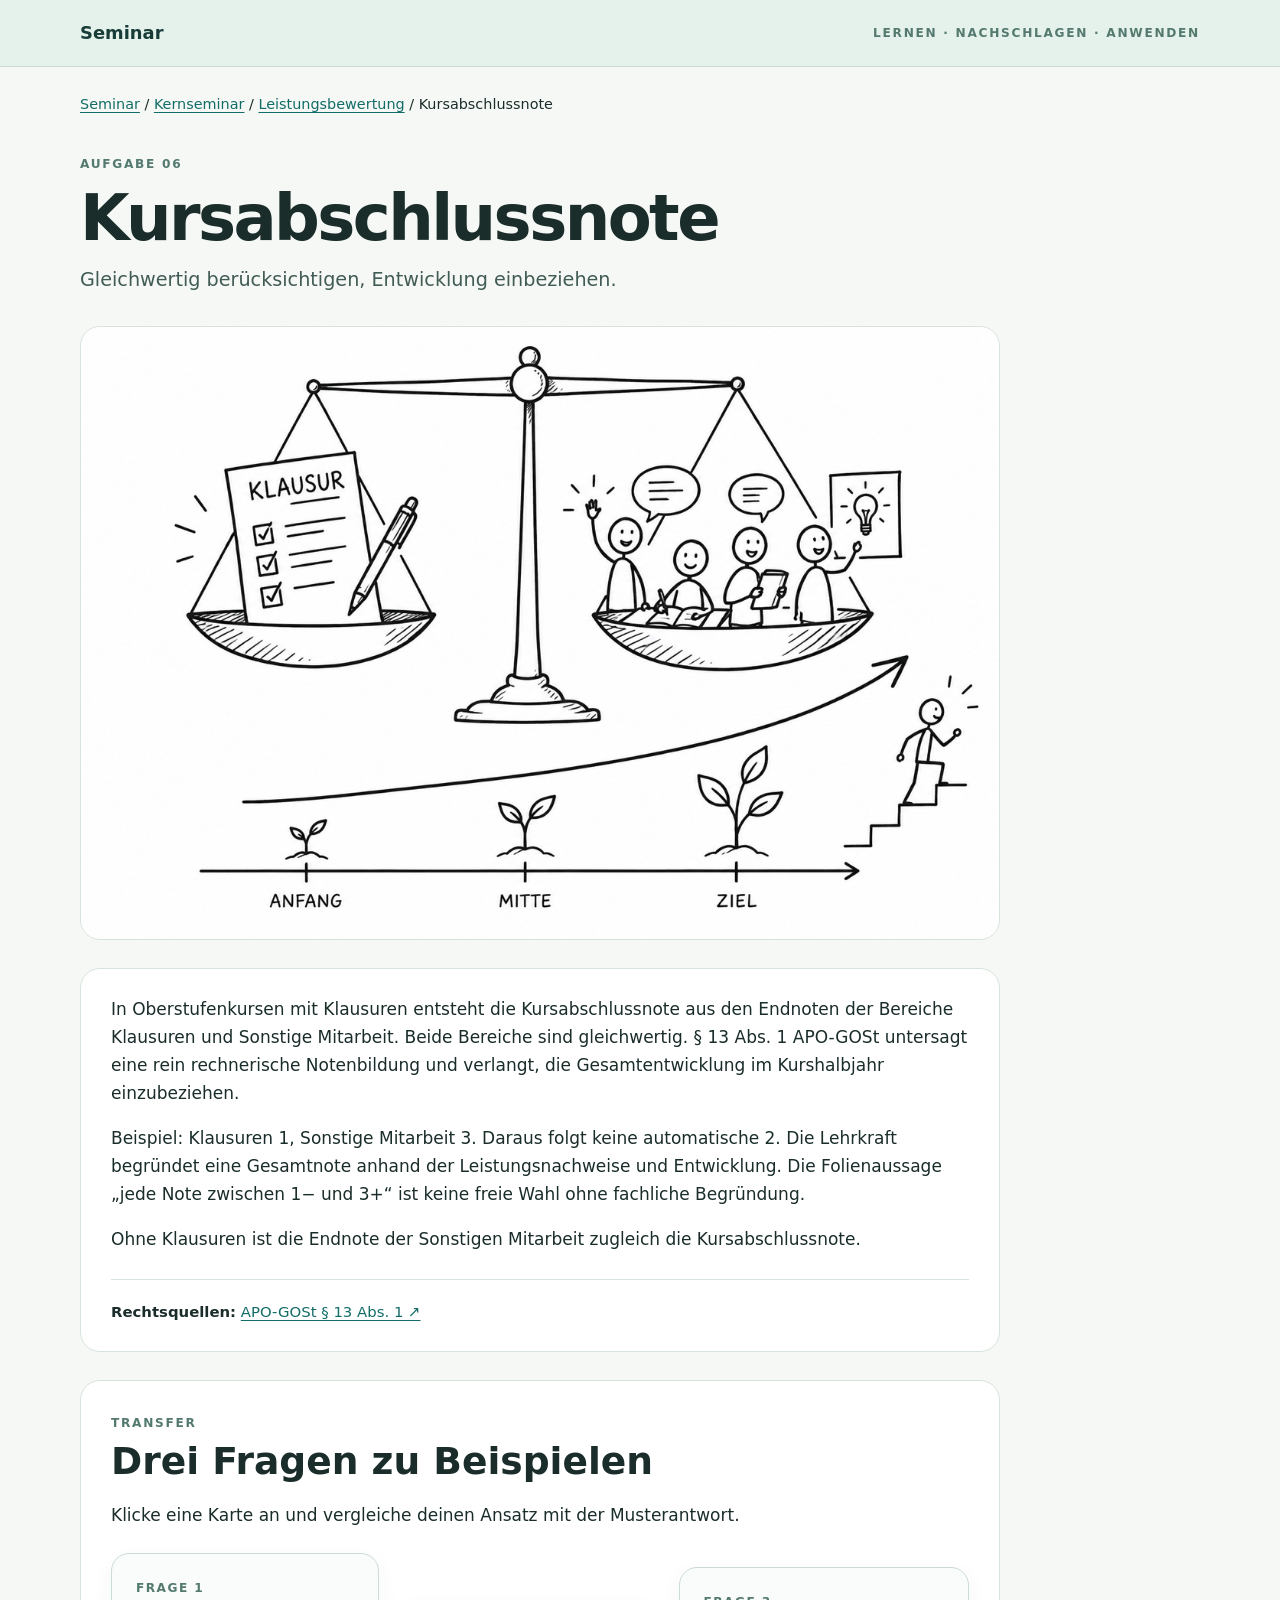
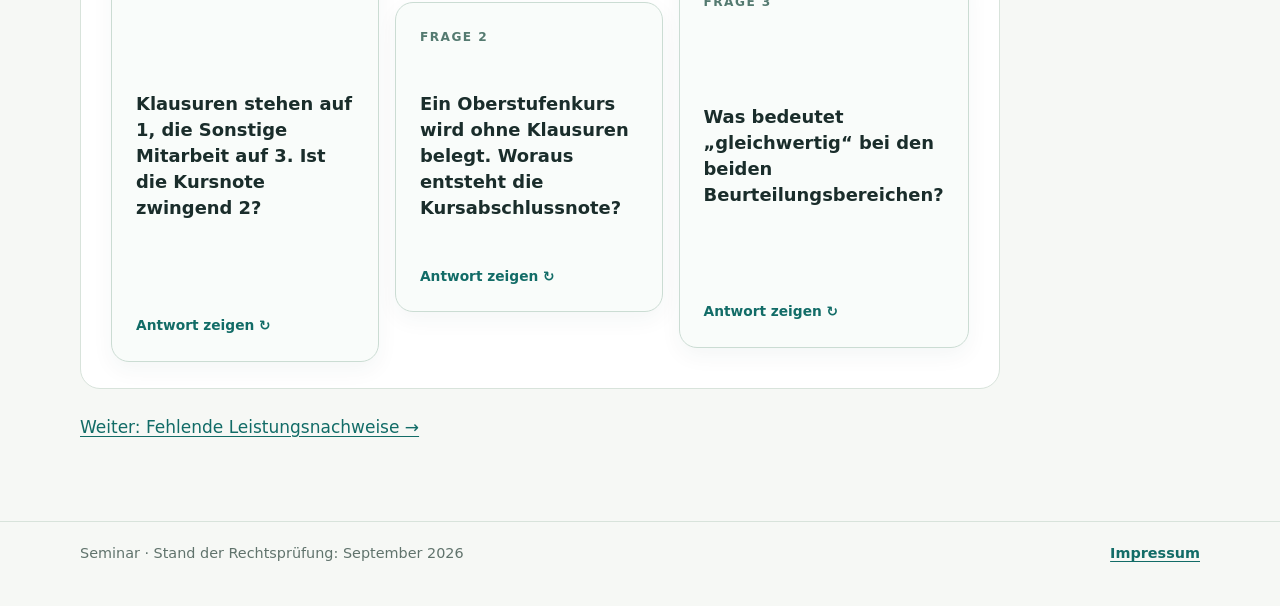
<file: seminar/kernseminar/leistungsbewertung/kursnote/html/index.html>
<!doctype html><html lang="de"><head><meta charset="utf-8"><meta name="viewport" content="width=device-width,initial-scale=1"><title>Kursabschlussnote · Seminar</title><link rel="stylesheet" href="../../../../styles.css"><script src="../../../../lesson.js" defer></script></head><body><header class="site-head"><div class="wrap"><a class="brand" href="../../../../index.html">Seminar</a><span class="eyebrow">Lernen · Nachschlagen · Anwenden</span></div></header><main class="wrap"><nav class="crumbs"><a href="../../../../index.html">Seminar</a> / <a href="../../../index.html">Kernseminar</a> / <a href="../../index.html">Leistungsbewertung</a> / Kursabschlussnote</nav><article class="article"><span class="eyebrow">Aufgabe 06</span><h1>Kursabschlussnote</h1><p class="lead">Gleichwertig berücksichtigen, Entwicklung einbeziehen.</p><figure class="lesson-figure"><img src="../img/lektion.png" alt="Scribble: Klausuren und sonstige Mitarbeit liegen gleichwertig auf einer Waage; eine Kurve zeigt die Entwicklung." width="1200" height="800"></figure><section><p>In Oberstufenkursen mit Klausuren entsteht die Kursabschlussnote aus den Endnoten der Bereiche Klausuren und Sonstige Mitarbeit. Beide Bereiche sind gleichwertig. § 13 Abs. 1 APO-GOSt untersagt eine rein rechnerische Notenbildung und verlangt, die Gesamtentwicklung im Kurshalbjahr einzubeziehen.</p><p>Beispiel: Klausuren 1, Sonstige Mitarbeit 3. Daraus folgt keine automatische 2. Die Lehrkraft begründet eine Gesamtnote anhand der Leistungsnachweise und Entwicklung. Die Folienaussage „jede Note zwischen 1− und 3+“ ist keine freie Wahl ohne fachliche Begründung.</p><p>Ohne Klausuren ist die Endnote der Sonstigen Mitarbeit zugleich die Kursabschlussnote.</p><div class="source"><strong>Rechtsquellen:</strong> <a href="https://recht.nrw.de/lrgv/rechtsverordnung/01082025-verordnung-ueber-den-bildungsgang-und-die-abiturpruefung-der/" target="_blank" rel="noopener noreferrer">APO-GOSt § 13 Abs. 1 ↗</a></div></section><section class="practice" aria-labelledby="fragen-kursnote"><span class="eyebrow">Transfer</span><h2 id="fragen-kursnote">Drei Fragen zu Beispielen</h2><p>Klicke eine Karte an und vergleiche deinen Ansatz mit der Musterantwort.</p><div class="question-grid"><button class="flip-card" type="button" aria-pressed="false"><span class="flip-card-inner"><span class="flip-face flip-front"><span class="question-number">Frage 1</span><strong>Klausuren stehen auf 1, die Sonstige Mitarbeit auf 3. Ist die Kursnote zwingend 2?</strong><span class="flip-hint">Antwort zeigen ↻</span></span><span class="flip-face flip-back"><span class="question-number">Musterantwort</span><span>Nein. Beide Bereiche werden gleichwertig einbezogen, aber die rein rechnerische Bildung ist unzulässig. Die Gesamtentwicklung im Kurshalbjahr ist zu berücksichtigen und die Note fachlich zu begründen.</span><span class="flip-hint">Frage zeigen ↻</span></span></span></button><button class="flip-card" type="button" aria-pressed="false"><span class="flip-card-inner"><span class="flip-face flip-front"><span class="question-number">Frage 2</span><strong>Ein Oberstufenkurs wird ohne Klausuren belegt. Woraus entsteht die Kursabschlussnote?</strong><span class="flip-hint">Antwort zeigen ↻</span></span><span class="flip-face flip-back"><span class="question-number">Musterantwort</span><span>Die Endnote im Beurteilungsbereich Sonstige Mitarbeit ist dann die Kursabschlussnote (§ 13 Abs. 1 APO-GOSt).</span><span class="flip-hint">Frage zeigen ↻</span></span></span></button><button class="flip-card" type="button" aria-pressed="false"><span class="flip-card-inner"><span class="flip-face flip-front"><span class="question-number">Frage 3</span><strong>Was bedeutet „gleichwertig“ bei den beiden Beurteilungsbereichen?</strong><span class="flip-hint">Antwort zeigen ↻</span></span><span class="flip-face flip-back"><span class="question-number">Musterantwort</span><span>Keiner der beiden Bereiche darf grundsätzlich nachrangig behandelt werden. Gleichwertig bedeutet dennoch nicht, dass ohne pädagogische und fachliche Beurteilung schlicht ein arithmetisches Mittel gebildet wird.</span><span class="flip-hint">Frage zeigen ↻</span></span></span></button></div></section><p class="navnext"><a href="../../nachholen/html/index.html">Weiter: Fehlende Leistungsnachweise →</a></p></article></main><footer class="foot"><div class="wrap"><span>Seminar · Stand der Rechtsprüfung: September 2026</span><a href="../../../../impressum.html">Impressum</a></div></footer></body></html>
</file>
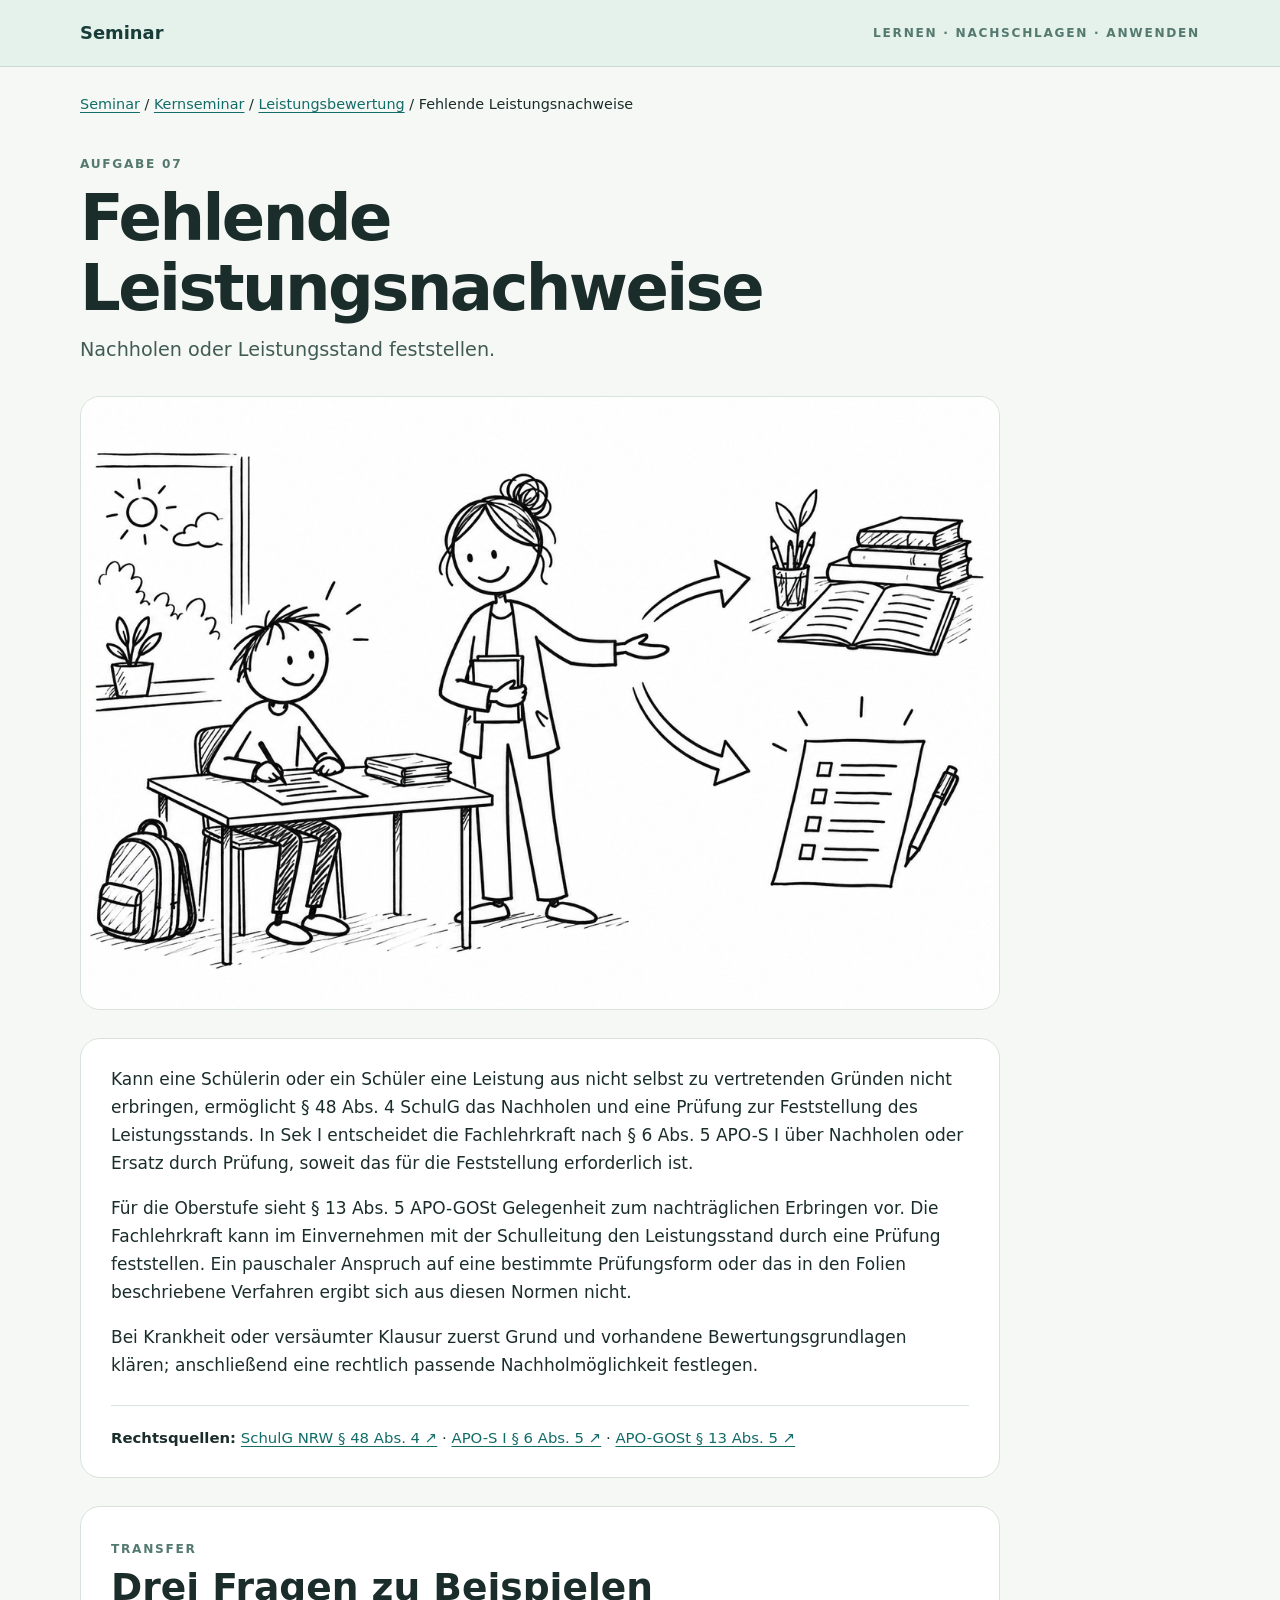
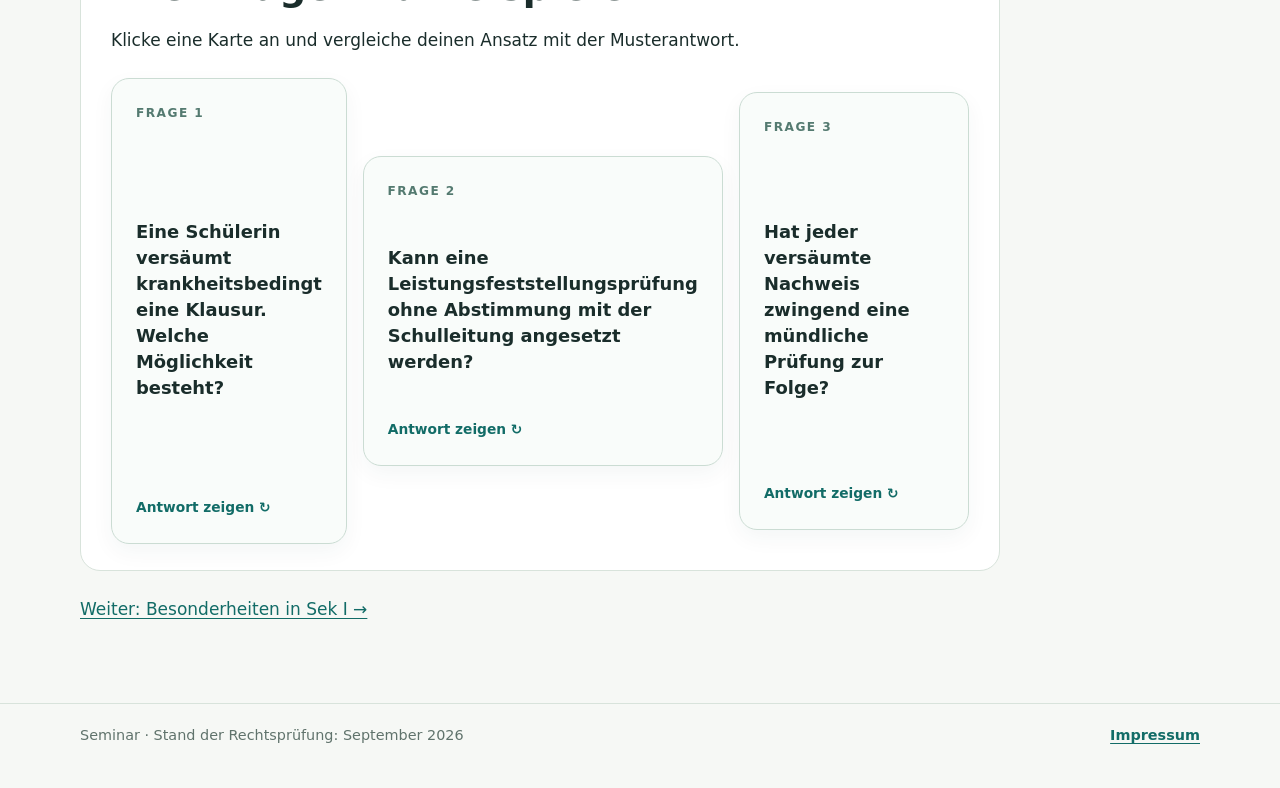
<file: seminar/kernseminar/leistungsbewertung/nachholen/html/index.html>
<!doctype html><html lang="de"><head><meta charset="utf-8"><meta name="viewport" content="width=device-width,initial-scale=1"><title>Fehlende Leistungsnachweise · Seminar</title><link rel="stylesheet" href="../../../../styles.css"><script src="../../../../lesson.js" defer></script></head><body><header class="site-head"><div class="wrap"><a class="brand" href="../../../../index.html">Seminar</a><span class="eyebrow">Lernen · Nachschlagen · Anwenden</span></div></header><main class="wrap"><nav class="crumbs"><a href="../../../../index.html">Seminar</a> / <a href="../../../index.html">Kernseminar</a> / <a href="../../index.html">Leistungsbewertung</a> / Fehlende Leistungsnachweise</nav><article class="article"><span class="eyebrow">Aufgabe 07</span><h1>Fehlende Leistungsnachweise</h1><p class="lead">Nachholen oder Leistungsstand feststellen.</p><figure class="lesson-figure"><img src="../img/lektion.png" alt="Scribble: Nach einer Fehlzeit erhält ein Lernender Gelegenheit zum Nachholen oder zu einer Prüfung." width="1200" height="800"></figure><section><p>Kann eine Schülerin oder ein Schüler eine Leistung aus nicht selbst zu vertretenden Gründen nicht erbringen, ermöglicht § 48 Abs. 4 SchulG das Nachholen und eine Prüfung zur Feststellung des Leistungsstands. In Sek I entscheidet die Fachlehrkraft nach § 6 Abs. 5 APO-S I über Nachholen oder Ersatz durch Prüfung, soweit das für die Feststellung erforderlich ist.</p><p>Für die Oberstufe sieht § 13 Abs. 5 APO-GOSt Gelegenheit zum nachträglichen Erbringen vor. Die Fachlehrkraft kann im Einvernehmen mit der Schulleitung den Leistungsstand durch eine Prüfung feststellen. Ein pauschaler Anspruch auf eine bestimmte Prüfungsform oder das in den Folien beschriebene Verfahren ergibt sich aus diesen Normen nicht.</p><p>Bei Krankheit oder versäumter Klausur zuerst Grund und vorhandene Bewertungsgrundlagen klären; anschließend eine rechtlich passende Nachholmöglichkeit festlegen.</p><div class="source"><strong>Rechtsquellen:</strong> <a href="https://recht.nrw.de/lrgv/gesetz/01082025-schulgesetz-fuer-das-land-nordrhein-westfalen-schulgesetz-nrw-schulg/" target="_blank" rel="noopener noreferrer">SchulG NRW § 48 Abs. 4 ↗</a> · <a href="https://recht.nrw.de/lrgv/rechtsverordnung/01082026-ausbildungs-und-pruefungsordnung-sekundarstufe-i-apo-s-i/" target="_blank" rel="noopener noreferrer">APO-S I § 6 Abs. 5 ↗</a> · <a href="https://recht.nrw.de/lrgv/rechtsverordnung/01082025-verordnung-ueber-den-bildungsgang-und-die-abiturpruefung-der/" target="_blank" rel="noopener noreferrer">APO-GOSt § 13 Abs. 5 ↗</a></div></section><section class="practice" aria-labelledby="fragen-nachholen"><span class="eyebrow">Transfer</span><h2 id="fragen-nachholen">Drei Fragen zu Beispielen</h2><p>Klicke eine Karte an und vergleiche deinen Ansatz mit der Musterantwort.</p><div class="question-grid"><button class="flip-card" type="button" aria-pressed="false"><span class="flip-card-inner"><span class="flip-face flip-front"><span class="question-number">Frage 1</span><strong>Eine Schülerin versäumt krankheitsbedingt eine Klausur. Welche Möglichkeit besteht?</strong><span class="flip-hint">Antwort zeigen ↻</span></span><span class="flip-face flip-back"><span class="question-number">Musterantwort</span><span>Ihr ist Gelegenheit zu geben, den vorgesehenen Leistungsnachweis nachträglich zu erbringen. Falls erforderlich, kann der Leistungsstand nach den jeweiligen Regeln auch durch eine Prüfung festgestellt werden.</span><span class="flip-hint">Frage zeigen ↻</span></span></span></button><button class="flip-card" type="button" aria-pressed="false"><span class="flip-card-inner"><span class="flip-face flip-front"><span class="question-number">Frage 2</span><strong>Kann eine Leistungsfeststellungsprüfung ohne Abstimmung mit der Schulleitung angesetzt werden?</strong><span class="flip-hint">Antwort zeigen ↻</span></span><span class="flip-face flip-back"><span class="question-number">Musterantwort</span><span>In der Oberstufe setzt § 13 Abs. 5 APO-GOSt das Einvernehmen mit der Schulleitung voraus.</span><span class="flip-hint">Frage zeigen ↻</span></span></span></button><button class="flip-card" type="button" aria-pressed="false"><span class="flip-card-inner"><span class="flip-face flip-front"><span class="question-number">Frage 3</span><strong>Hat jeder versäumte Nachweis zwingend eine mündliche Prüfung zur Folge?</strong><span class="flip-hint">Antwort zeigen ↻</span></span><span class="flip-face flip-back"><span class="question-number">Musterantwort</span><span>Nein. Je nach Stufe, Grund und Bewertbarkeit kommen Nachholen oder eine Prüfung in Betracht. Eine bestimmte Prüfungsform folgt nicht pauschal aus den genannten Vorschriften.</span><span class="flip-hint">Frage zeigen ↻</span></span></span></button></div></section><p class="navnext"><a href="../../sek-i/html/index.html">Weiter: Besonderheiten in Sek I →</a></p></article></main><footer class="foot"><div class="wrap"><span>Seminar · Stand der Rechtsprüfung: September 2026</span><a href="../../../../impressum.html">Impressum</a></div></footer></body></html>
</file>
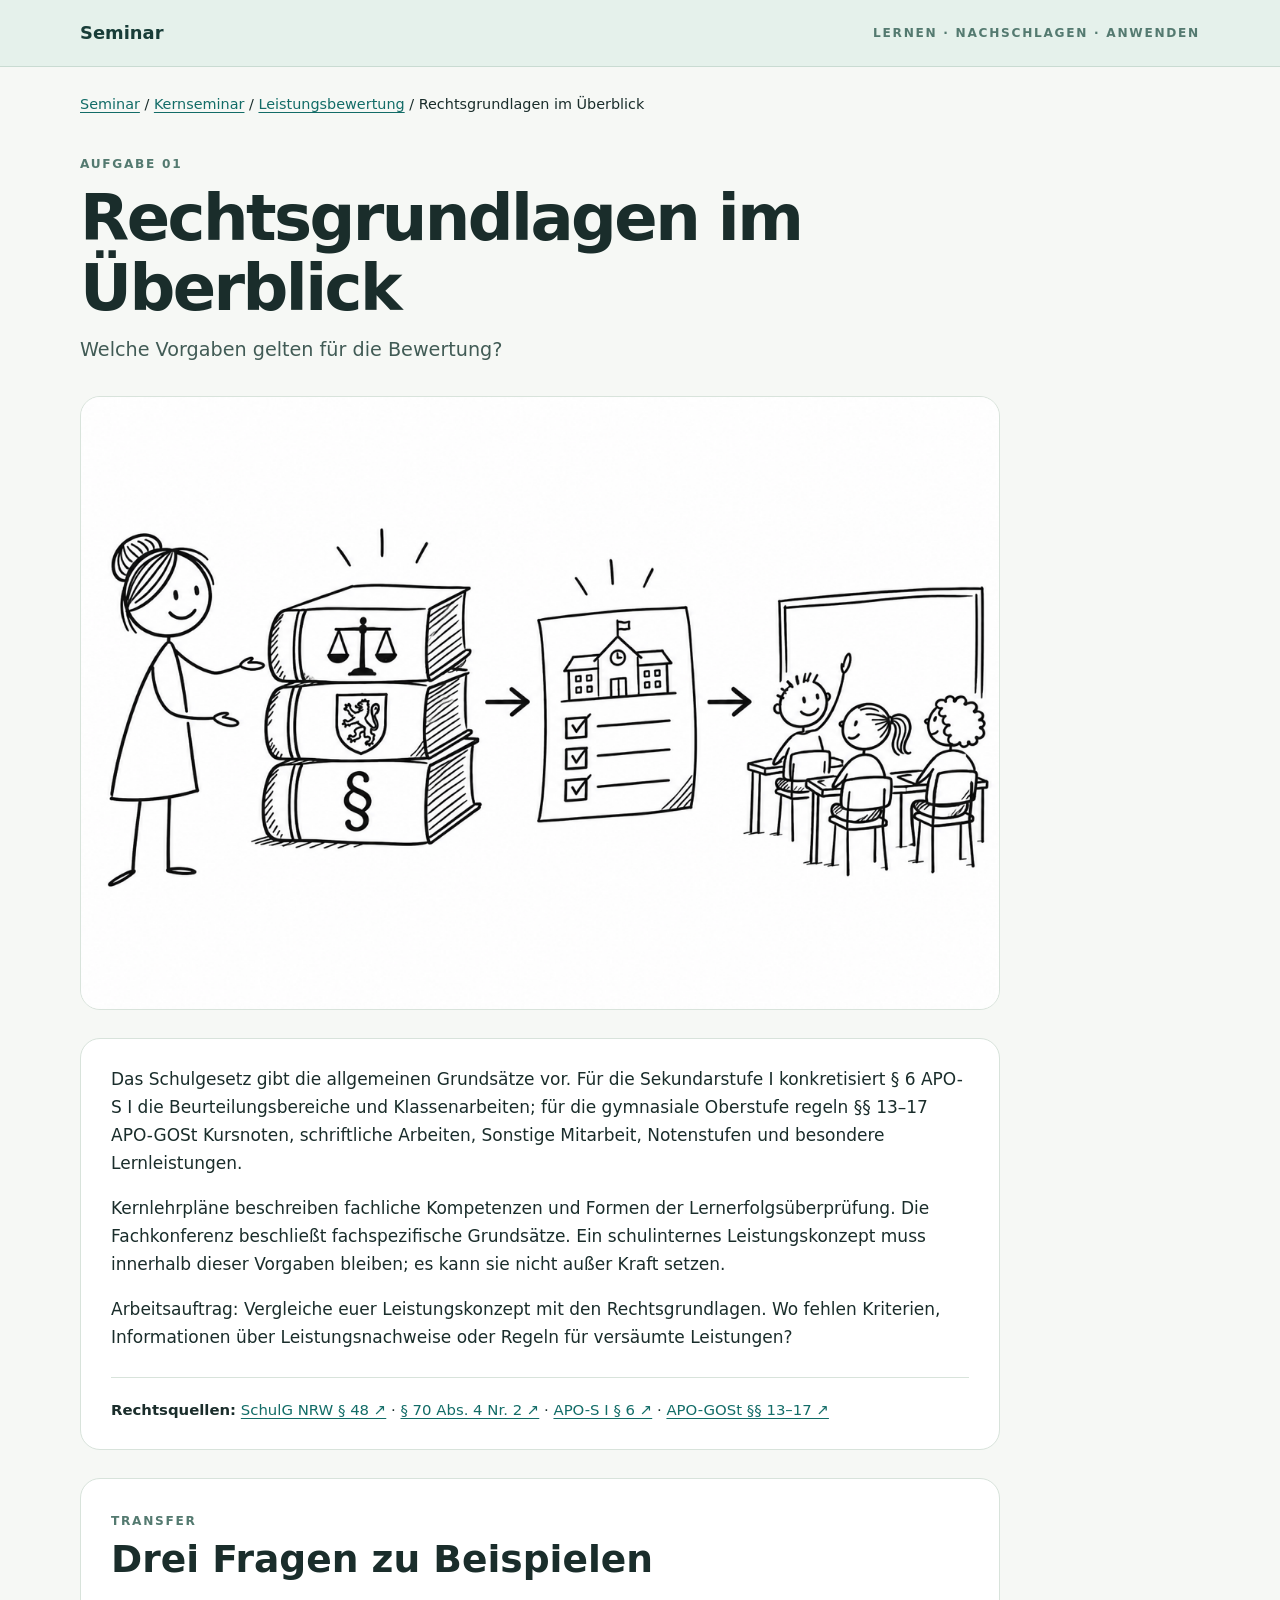
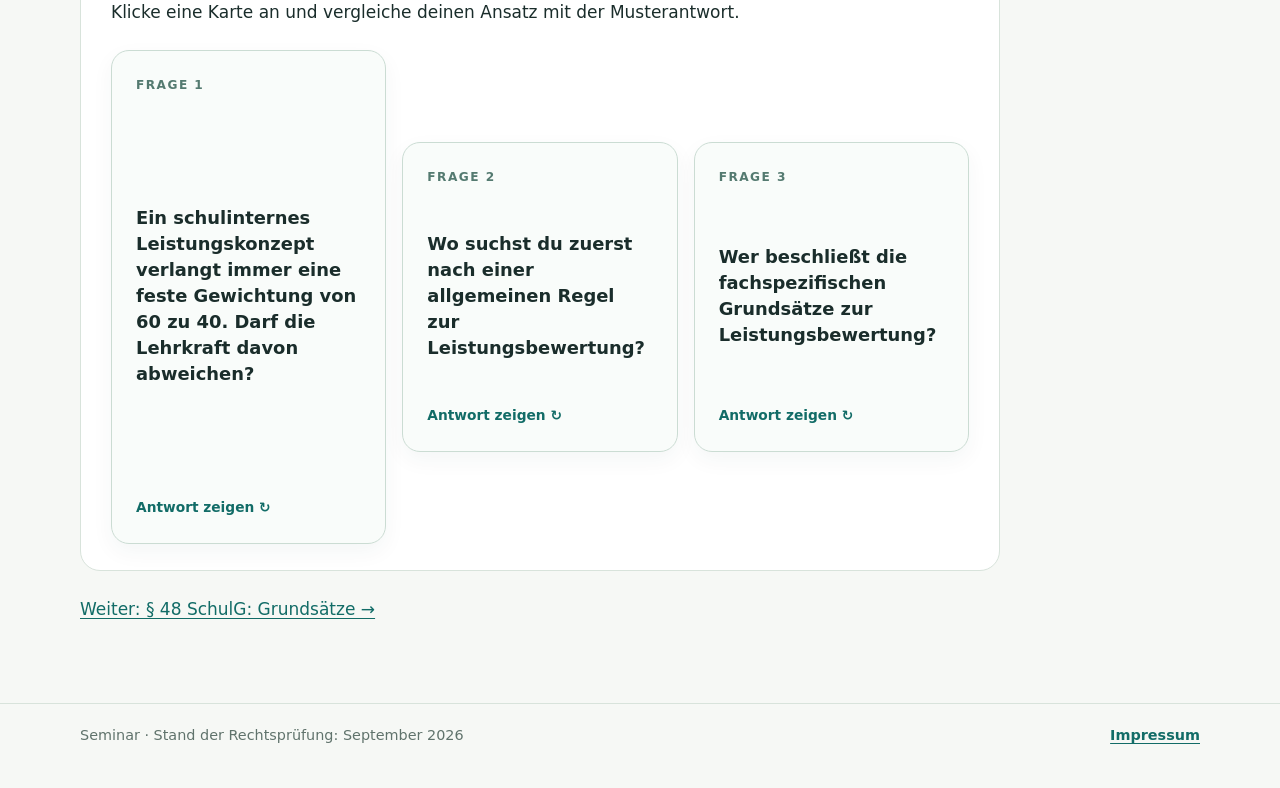
<file: seminar/kernseminar/leistungsbewertung/rechtsgrundlagen/html/index.html>
<!doctype html><html lang="de"><head><meta charset="utf-8"><meta name="viewport" content="width=device-width,initial-scale=1"><title>Rechtsgrundlagen im Überblick · Seminar</title><link rel="stylesheet" href="../../../../styles.css"><script src="../../../../lesson.js" defer></script></head><body><header class="site-head"><div class="wrap"><a class="brand" href="../../../../index.html">Seminar</a><span class="eyebrow">Lernen · Nachschlagen · Anwenden</span></div></header><main class="wrap"><nav class="crumbs"><a href="../../../../index.html">Seminar</a> / <a href="../../../index.html">Kernseminar</a> / <a href="../../index.html">Leistungsbewertung</a> / Rechtsgrundlagen im Überblick</nav><article class="article"><span class="eyebrow">Aufgabe 01</span><h1>Rechtsgrundlagen im Überblick</h1><p class="lead">Welche Vorgaben gelten für die Bewertung?</p><figure class="lesson-figure"><img src="../img/lektion.png" alt="Scribble: Von Gesetzbüchern führt der Weg über ein schulisches Konzept in den Unterricht." width="1200" height="800"></figure><section><p>Das Schulgesetz gibt die allgemeinen Grundsätze vor. Für die Sekundarstufe I konkretisiert § 6 APO-S I die Beurteilungsbereiche und Klassenarbeiten; für die gymnasiale Oberstufe regeln §§ 13–17 APO-GOSt Kursnoten, schriftliche Arbeiten, Sonstige Mitarbeit, Notenstufen und besondere Lernleistungen.</p><p>Kernlehrpläne beschreiben fachliche Kompetenzen und Formen der Lernerfolgsüberprüfung. Die Fachkonferenz beschließt fachspezifische Grundsätze. Ein schulinternes Leistungskonzept muss innerhalb dieser Vorgaben bleiben; es kann sie nicht außer Kraft setzen.</p><p>Arbeitsauftrag: Vergleiche euer Leistungskonzept mit den Rechtsgrundlagen. Wo fehlen Kriterien, Informationen über Leistungsnachweise oder Regeln für versäumte Leistungen?</p><div class="source"><strong>Rechtsquellen:</strong> <a href="https://recht.nrw.de/lrgv/gesetz/01082025-schulgesetz-fuer-das-land-nordrhein-westfalen-schulgesetz-nrw-schulg/" target="_blank" rel="noopener noreferrer">SchulG NRW § 48 ↗</a> · <a href="https://recht.nrw.de/lrgv/gesetz/01082025-schulgesetz-fuer-das-land-nordrhein-westfalen-schulgesetz-nrw-schulg/" target="_blank" rel="noopener noreferrer">§ 70 Abs. 4 Nr. 2 ↗</a> · <a href="https://recht.nrw.de/lrgv/rechtsverordnung/01082026-ausbildungs-und-pruefungsordnung-sekundarstufe-i-apo-s-i/" target="_blank" rel="noopener noreferrer">APO-S I § 6 ↗</a> · <a href="https://recht.nrw.de/lrgv/rechtsverordnung/01082025-verordnung-ueber-den-bildungsgang-und-die-abiturpruefung-der/" target="_blank" rel="noopener noreferrer">APO-GOSt §§ 13–17 ↗</a></div></section><section class="practice" aria-labelledby="fragen-rechtsgrundlagen"><span class="eyebrow">Transfer</span><h2 id="fragen-rechtsgrundlagen">Drei Fragen zu Beispielen</h2><p>Klicke eine Karte an und vergleiche deinen Ansatz mit der Musterantwort.</p><div class="question-grid"><button class="flip-card" type="button" aria-pressed="false"><span class="flip-card-inner"><span class="flip-face flip-front"><span class="question-number">Frage 1</span><strong>Ein schulinternes Leistungskonzept verlangt immer eine feste Gewichtung von 60 zu 40. Darf die Lehrkraft davon abweichen?</strong><span class="flip-hint">Antwort zeigen ↻</span></span><span class="flip-face flip-back"><span class="question-number">Musterantwort</span><span>Zuerst ist zu prüfen, ob die Vorgabe mit SchulG, Ausbildungsordnung und Kernlehrplan vereinbar ist. Das schulinterne Konzept konkretisiert die übergeordneten Regeln, kann ihnen aber nicht widersprechen. Eine starre Rechenregel ist insbesondere in der Oberstufe mit § 13 Abs. 1 APO-GOSt nicht vereinbar.</span><span class="flip-hint">Frage zeigen ↻</span></span></span></button><button class="flip-card" type="button" aria-pressed="false"><span class="flip-card-inner"><span class="flip-face flip-front"><span class="question-number">Frage 2</span><strong>Wo suchst du zuerst nach einer allgemeinen Regel zur Leistungsbewertung?</strong><span class="flip-hint">Antwort zeigen ↻</span></span><span class="flip-face flip-back"><span class="question-number">Musterantwort</span><span>Im Schulgesetz NRW, besonders in § 48. Für die jeweilige Stufe folgen die Konkretisierungen in § 6 APO-S I beziehungsweise §§ 13–17 APO-GOSt.</span><span class="flip-hint">Frage zeigen ↻</span></span></span></button><button class="flip-card" type="button" aria-pressed="false"><span class="flip-card-inner"><span class="flip-face flip-front"><span class="question-number">Frage 3</span><strong>Wer beschließt die fachspezifischen Grundsätze zur Leistungsbewertung?</strong><span class="flip-hint">Antwort zeigen ↻</span></span><span class="flip-face flip-back"><span class="question-number">Musterantwort</span><span>Die Fachkonferenz entscheidet darüber nach § 70 Abs. 4 Nr. 2 SchulG. Sie muss dabei die höherrangigen Vorgaben beachten.</span><span class="flip-hint">Frage zeigen ↻</span></span></span></button></div></section><p class="navnext"><a href="../../grundsaetze/html/index.html">Weiter: § 48 SchulG: Grundsätze →</a></p></article></main><footer class="foot"><div class="wrap"><span>Seminar · Stand der Rechtsprüfung: September 2026</span><a href="../../../../impressum.html">Impressum</a></div></footer></body></html>
</file>
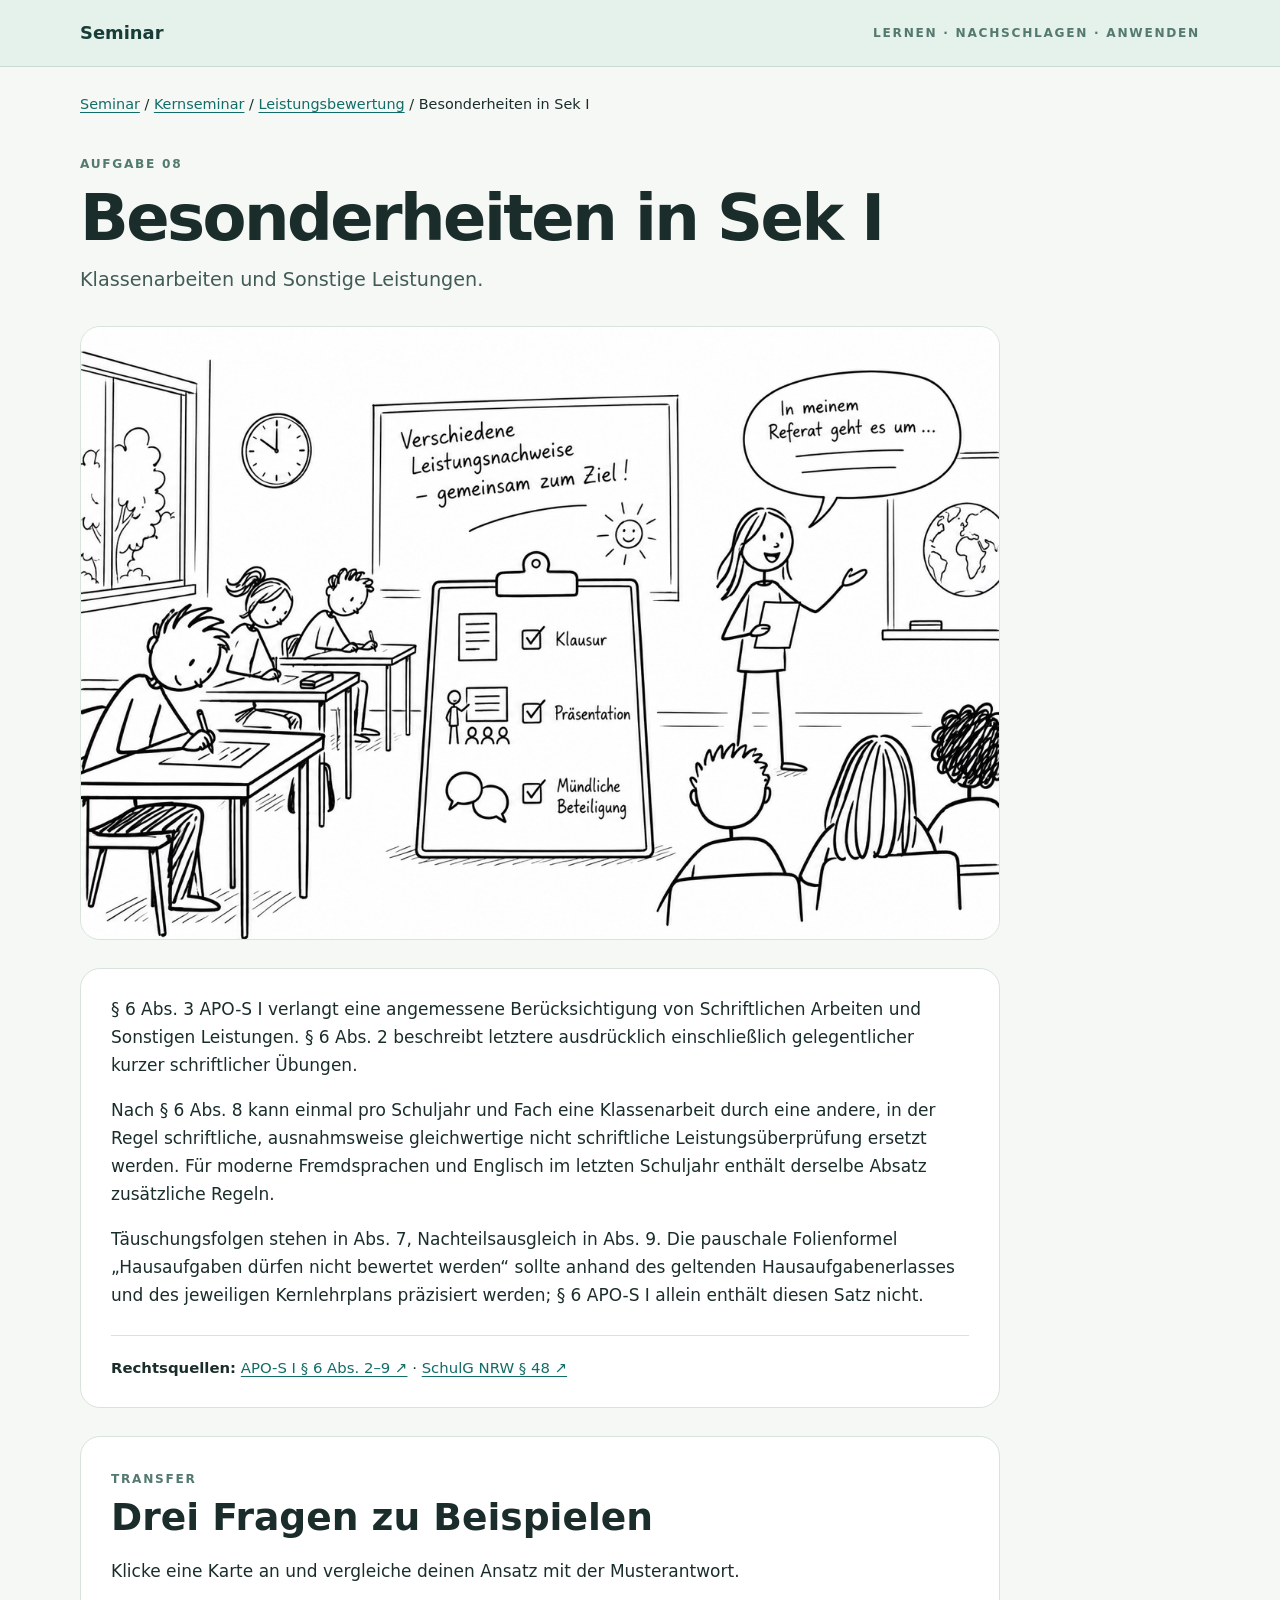
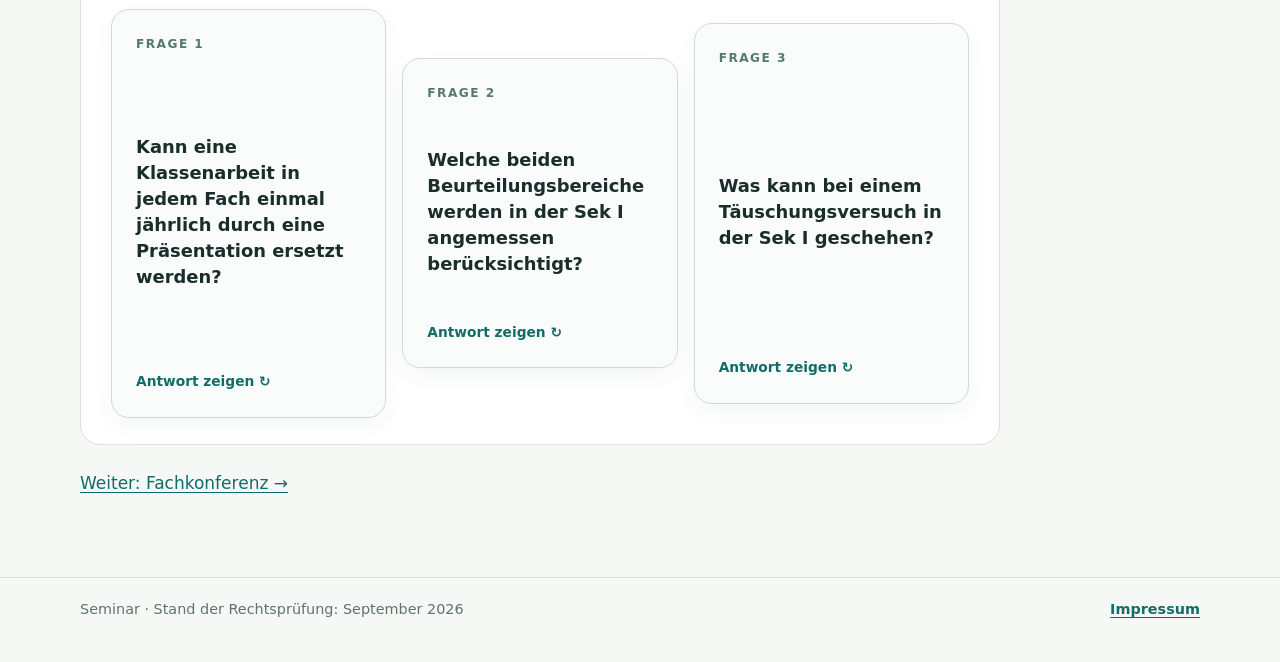
<file: seminar/kernseminar/leistungsbewertung/sek-i/html/index.html>
<!doctype html><html lang="de"><head><meta charset="utf-8"><meta name="viewport" content="width=device-width,initial-scale=1"><title>Besonderheiten in Sek I · Seminar</title><link rel="stylesheet" href="../../../../styles.css"><script src="../../../../lesson.js" defer></script></head><body><header class="site-head"><div class="wrap"><a class="brand" href="../../../../index.html">Seminar</a><span class="eyebrow">Lernen · Nachschlagen · Anwenden</span></div></header><main class="wrap"><nav class="crumbs"><a href="../../../../index.html">Seminar</a> / <a href="../../../index.html">Kernseminar</a> / <a href="../../index.html">Leistungsbewertung</a> / Besonderheiten in Sek I</nav><article class="article"><span class="eyebrow">Aufgabe 08</span><h1>Besonderheiten in Sek I</h1><p class="lead">Klassenarbeiten und Sonstige Leistungen.</p><figure class="lesson-figure"><img src="../img/lektion.png" alt="Scribble: Verschiedene Leistungsnachweise in einer Klasse werden gemeinsam betrachtet." width="1200" height="800"></figure><section><p>§ 6 Abs. 3 APO-S I verlangt eine angemessene Berücksichtigung von Schriftlichen Arbeiten und Sonstigen Leistungen. § 6 Abs. 2 beschreibt letztere ausdrücklich einschließlich gelegentlicher kurzer schriftlicher Übungen.</p><p>Nach § 6 Abs. 8 kann einmal pro Schuljahr und Fach eine Klassenarbeit durch eine andere, in der Regel schriftliche, ausnahmsweise gleichwertige nicht schriftliche Leistungsüberprüfung ersetzt werden. Für moderne Fremdsprachen und Englisch im letzten Schuljahr enthält derselbe Absatz zusätzliche Regeln.</p><p>Täuschungsfolgen stehen in Abs. 7, Nachteilsausgleich in Abs. 9. Die pauschale Folienformel „Hausaufgaben dürfen nicht bewertet werden“ sollte anhand des geltenden Hausaufgabenerlasses und des jeweiligen Kernlehrplans präzisiert werden; § 6 APO-S I allein enthält diesen Satz nicht.</p><div class="source"><strong>Rechtsquellen:</strong> <a href="https://recht.nrw.de/lrgv/rechtsverordnung/01082026-ausbildungs-und-pruefungsordnung-sekundarstufe-i-apo-s-i/" target="_blank" rel="noopener noreferrer">APO-S I § 6 Abs. 2–9 ↗</a> · <a href="https://recht.nrw.de/lrgv/gesetz/01082025-schulgesetz-fuer-das-land-nordrhein-westfalen-schulgesetz-nrw-schulg/" target="_blank" rel="noopener noreferrer">SchulG NRW § 48 ↗</a></div></section><section class="practice" aria-labelledby="fragen-sek-i"><span class="eyebrow">Transfer</span><h2 id="fragen-sek-i">Drei Fragen zu Beispielen</h2><p>Klicke eine Karte an und vergleiche deinen Ansatz mit der Musterantwort.</p><div class="question-grid"><button class="flip-card" type="button" aria-pressed="false"><span class="flip-card-inner"><span class="flip-face flip-front"><span class="question-number">Frage 1</span><strong>Kann eine Klassenarbeit in jedem Fach einmal jährlich durch eine Präsentation ersetzt werden?</strong><span class="flip-hint">Antwort zeigen ↻</span></span><span class="flip-face flip-back"><span class="question-number">Musterantwort</span><span>§ 6 Abs. 8 APO-S I erlaubt einmal im Schuljahr pro Fach eine andere, in der Regel schriftliche und nur ausnahmsweise gleichwertige nicht schriftliche Leistungsüberprüfung. Die Gleichwertigkeit muss gesichert sein.</span><span class="flip-hint">Frage zeigen ↻</span></span></span></button><button class="flip-card" type="button" aria-pressed="false"><span class="flip-card-inner"><span class="flip-face flip-front"><span class="question-number">Frage 2</span><strong>Welche beiden Beurteilungsbereiche werden in der Sek I angemessen berücksichtigt?</strong><span class="flip-hint">Antwort zeigen ↻</span></span><span class="flip-face flip-back"><span class="question-number">Musterantwort</span><span>Schriftliche Arbeiten und Sonstige Leistungen im Unterricht (§ 6 Abs. 3 APO-S I).</span><span class="flip-hint">Frage zeigen ↻</span></span></span></button><button class="flip-card" type="button" aria-pressed="false"><span class="flip-card-inner"><span class="flip-face flip-front"><span class="question-number">Frage 3</span><strong>Was kann bei einem Täuschungsversuch in der Sek I geschehen?</strong><span class="flip-hint">Antwort zeigen ↻</span></span><span class="flip-face flip-back"><span class="question-number">Musterantwort</span><span>Je nach Fall kann eine Wiederholung verlangt, die betroffene Einzelleistung für ungenügend erklärt oder bei umfangreicher Täuschung die gesamte Leistung für ungenügend erklärt werden.</span><span class="flip-hint">Frage zeigen ↻</span></span></span></button></div></section><p class="navnext"><a href="../../fachkonferenz/html/index.html">Weiter: Fachkonferenz →</a></p></article></main><footer class="foot"><div class="wrap"><span>Seminar · Stand der Rechtsprüfung: September 2026</span><a href="../../../../impressum.html">Impressum</a></div></footer></body></html>
</file>
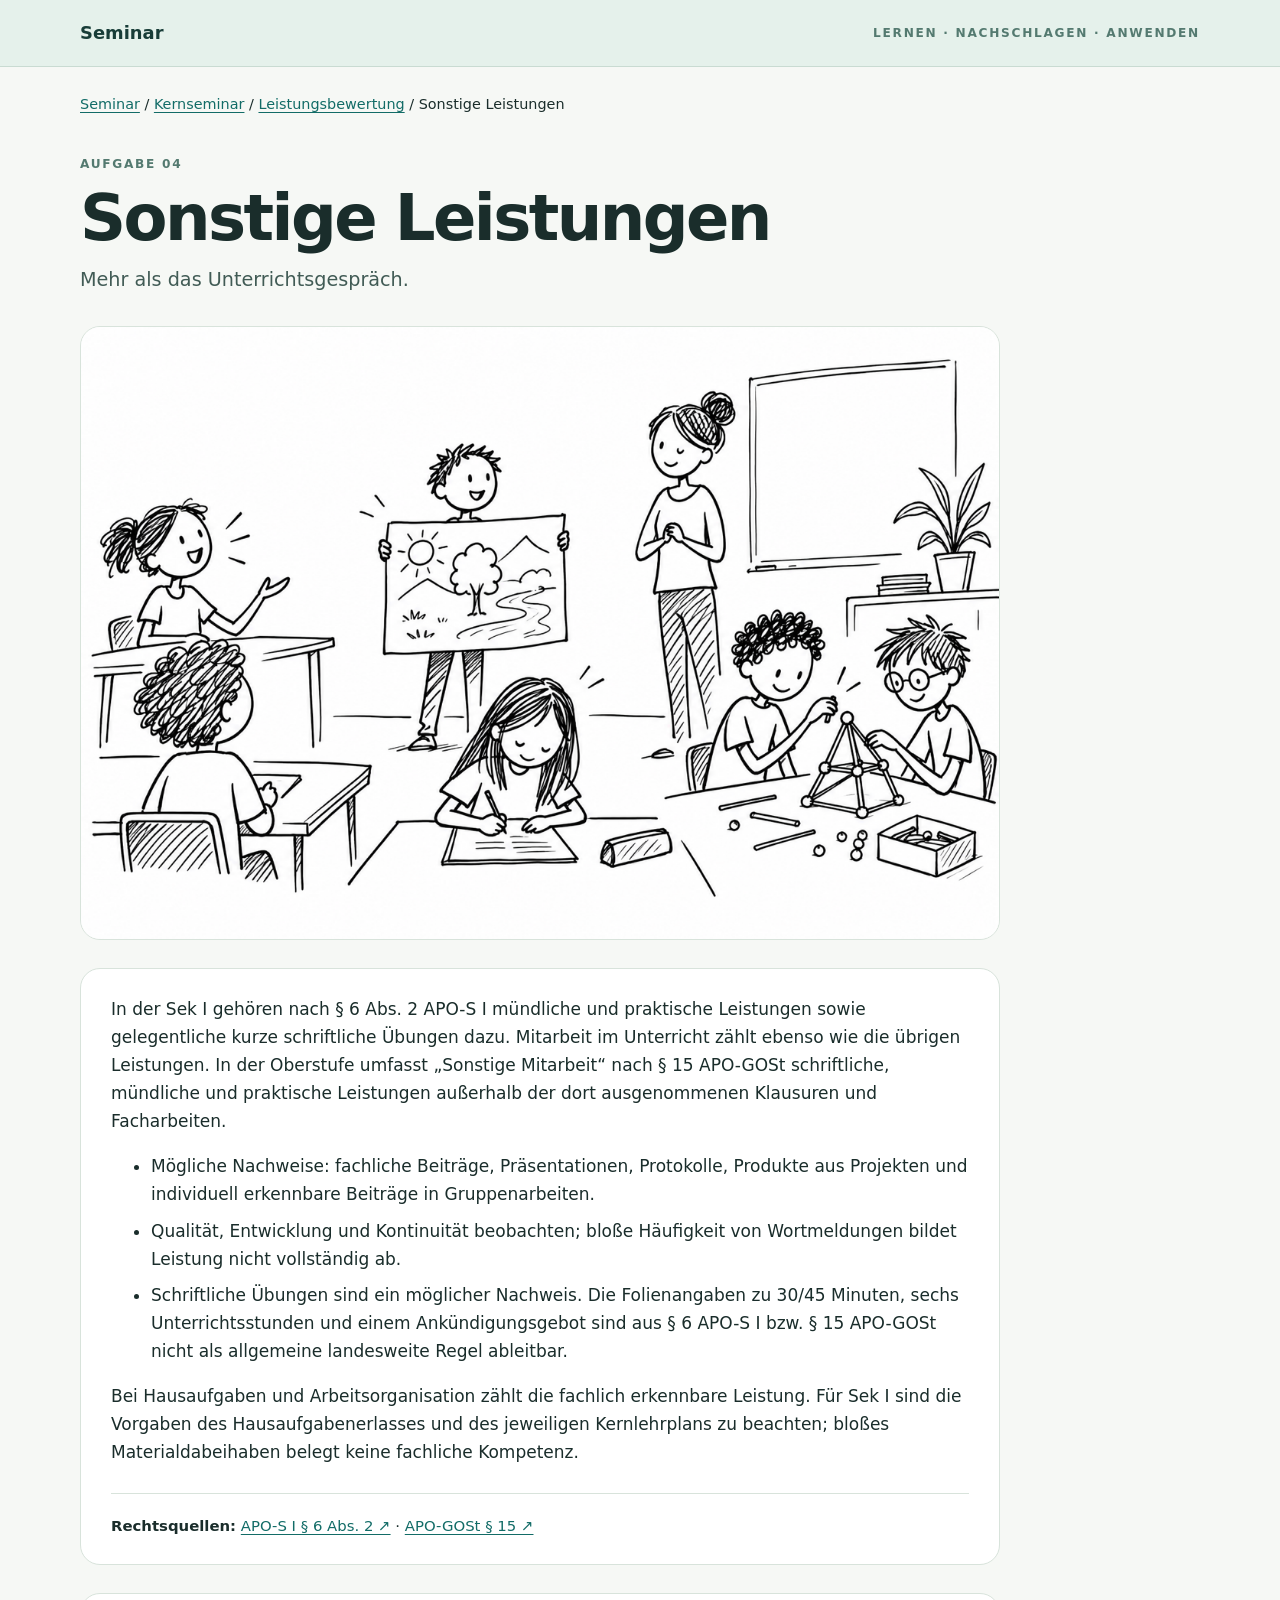
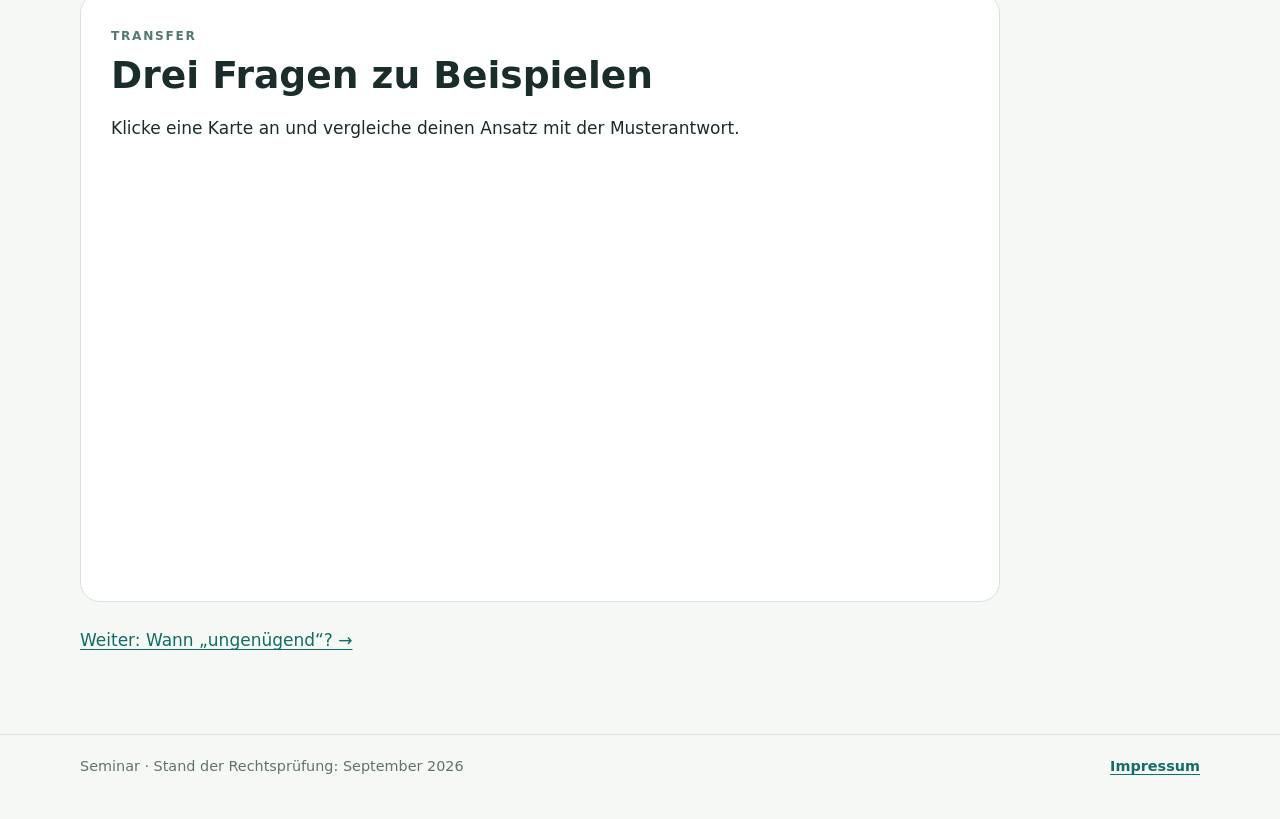
<file: seminar/kernseminar/leistungsbewertung/sonstige-leistungen/html/index.html>
<!doctype html><html lang="de"><head><meta charset="utf-8"><meta name="viewport" content="width=device-width,initial-scale=1"><title>Sonstige Leistungen · Seminar</title><link rel="stylesheet" href="../../../../styles.css"><script src="../../../../lesson.js" defer></script></head><body><header class="site-head"><div class="wrap"><a class="brand" href="../../../../index.html">Seminar</a><span class="eyebrow">Lernen · Nachschlagen · Anwenden</span></div></header><main class="wrap"><nav class="crumbs"><a href="../../../../index.html">Seminar</a> / <a href="../../../index.html">Kernseminar</a> / <a href="../../index.html">Leistungsbewertung</a> / Sonstige Leistungen</nav><article class="article"><span class="eyebrow">Aufgabe 04</span><h1>Sonstige Leistungen</h1><p class="lead">Mehr als das Unterrichtsgespräch.</p><figure class="lesson-figure"><img src="../img/lektion.png" alt="Scribble: Lernende zeigen verschiedene Leistungen im Gespräch, beim Schreiben, Präsentieren und Bauen." width="1200" height="800"></figure><section><p>In der Sek I gehören nach § 6 Abs. 2 APO-S I mündliche und praktische Leistungen sowie gelegentliche kurze schriftliche Übungen dazu. Mitarbeit im Unterricht zählt ebenso wie die übrigen Leistungen. In der Oberstufe umfasst „Sonstige Mitarbeit“ nach § 15 APO-GOSt schriftliche, mündliche und praktische Leistungen außerhalb der dort ausgenommenen Klausuren und Facharbeiten.</p><ul><li>Mögliche Nachweise: fachliche Beiträge, Präsentationen, Protokolle, Produkte aus Projekten und individuell erkennbare Beiträge in Gruppenarbeiten.</li><li>Qualität, Entwicklung und Kontinuität beobachten; bloße Häufigkeit von Wortmeldungen bildet Leistung nicht vollständig ab.</li><li>Schriftliche Übungen sind ein möglicher Nachweis. Die Folienangaben zu 30/45 Minuten, sechs Unterrichtsstunden und einem Ankündigungsgebot sind aus § 6 APO-S I bzw. § 15 APO-GOSt nicht als allgemeine landesweite Regel ableitbar.</li></ul><p>Bei Hausaufgaben und Arbeitsorganisation zählt die fachlich erkennbare Leistung. Für Sek I sind die Vorgaben des Hausaufgabenerlasses und des jeweiligen Kernlehrplans zu beachten; bloßes Materialdabeihaben belegt keine fachliche Kompetenz.</p><div class="source"><strong>Rechtsquellen:</strong> <a href="https://recht.nrw.de/lrgv/rechtsverordnung/01082026-ausbildungs-und-pruefungsordnung-sekundarstufe-i-apo-s-i/" target="_blank" rel="noopener noreferrer">APO-S I § 6 Abs. 2 ↗</a> · <a href="https://recht.nrw.de/lrgv/rechtsverordnung/01082025-verordnung-ueber-den-bildungsgang-und-die-abiturpruefung-der/" target="_blank" rel="noopener noreferrer">APO-GOSt § 15 ↗</a></div></section><section class="practice" aria-labelledby="fragen-sonstige-leistungen"><span class="eyebrow">Transfer</span><h2 id="fragen-sonstige-leistungen">Drei Fragen zu Beispielen</h2><p>Klicke eine Karte an und vergleiche deinen Ansatz mit der Musterantwort.</p><div class="question-grid"><button class="flip-card" type="button" aria-pressed="false"><span class="flip-card-inner"><span class="flip-face flip-front"><span class="question-number">Frage 1</span><strong>Eine Schülerin spricht selten, liefert aber starke Protokolle und Projektbeiträge. Was ist zu berücksichtigen?</strong><span class="flip-hint">Antwort zeigen ↻</span></span><span class="flip-face flip-back"><span class="question-number">Musterantwort</span><span>Alle einschlägigen Leistungen sind einzubeziehen. Sonstige Leistungen bestehen nicht nur aus spontanen Wortmeldungen; schriftliche, mündliche und praktische Leistungen können dazugehören.</span><span class="flip-hint">Frage zeigen ↻</span></span></span></button><button class="flip-card" type="button" aria-pressed="false"><span class="flip-card-inner"><span class="flip-face flip-front"><span class="question-number">Frage 2</span><strong>Darf nur die Zahl der Wortmeldungen die Note bestimmen?</strong><span class="flip-hint">Antwort zeigen ↻</span></span><span class="flip-face flip-back"><span class="question-number">Musterantwort</span><span>Nein. Die Bewertung muss die fachliche Qualität und die weitere Leistungsentwicklung abbilden. Eine reine Strichliste erfasst die Leistung nicht angemessen.</span><span class="flip-hint">Frage zeigen ↻</span></span></span></button><button class="flip-card" type="button" aria-pressed="false"><span class="flip-card-inner"><span class="flip-face flip-front"><span class="question-number">Frage 3</span><strong>Ist jede kurze schriftliche Übung automatisch eine Klassenarbeit?</strong><span class="flip-hint">Antwort zeigen ↻</span></span><span class="flip-face flip-back"><span class="question-number">Musterantwort</span><span>Nein. § 6 Abs. 2 APO-S I ordnet gelegentliche kurze schriftliche Übungen den Sonstigen Leistungen zu.</span><span class="flip-hint">Frage zeigen ↻</span></span></span></button></div></section><p class="navnext"><a href="../../ungenuegend/html/index.html">Weiter: Wann „ungenügend“? →</a></p></article></main><footer class="foot"><div class="wrap"><span>Seminar · Stand der Rechtsprüfung: September 2026</span><a href="../../../../impressum.html">Impressum</a></div></footer></body></html>
</file>
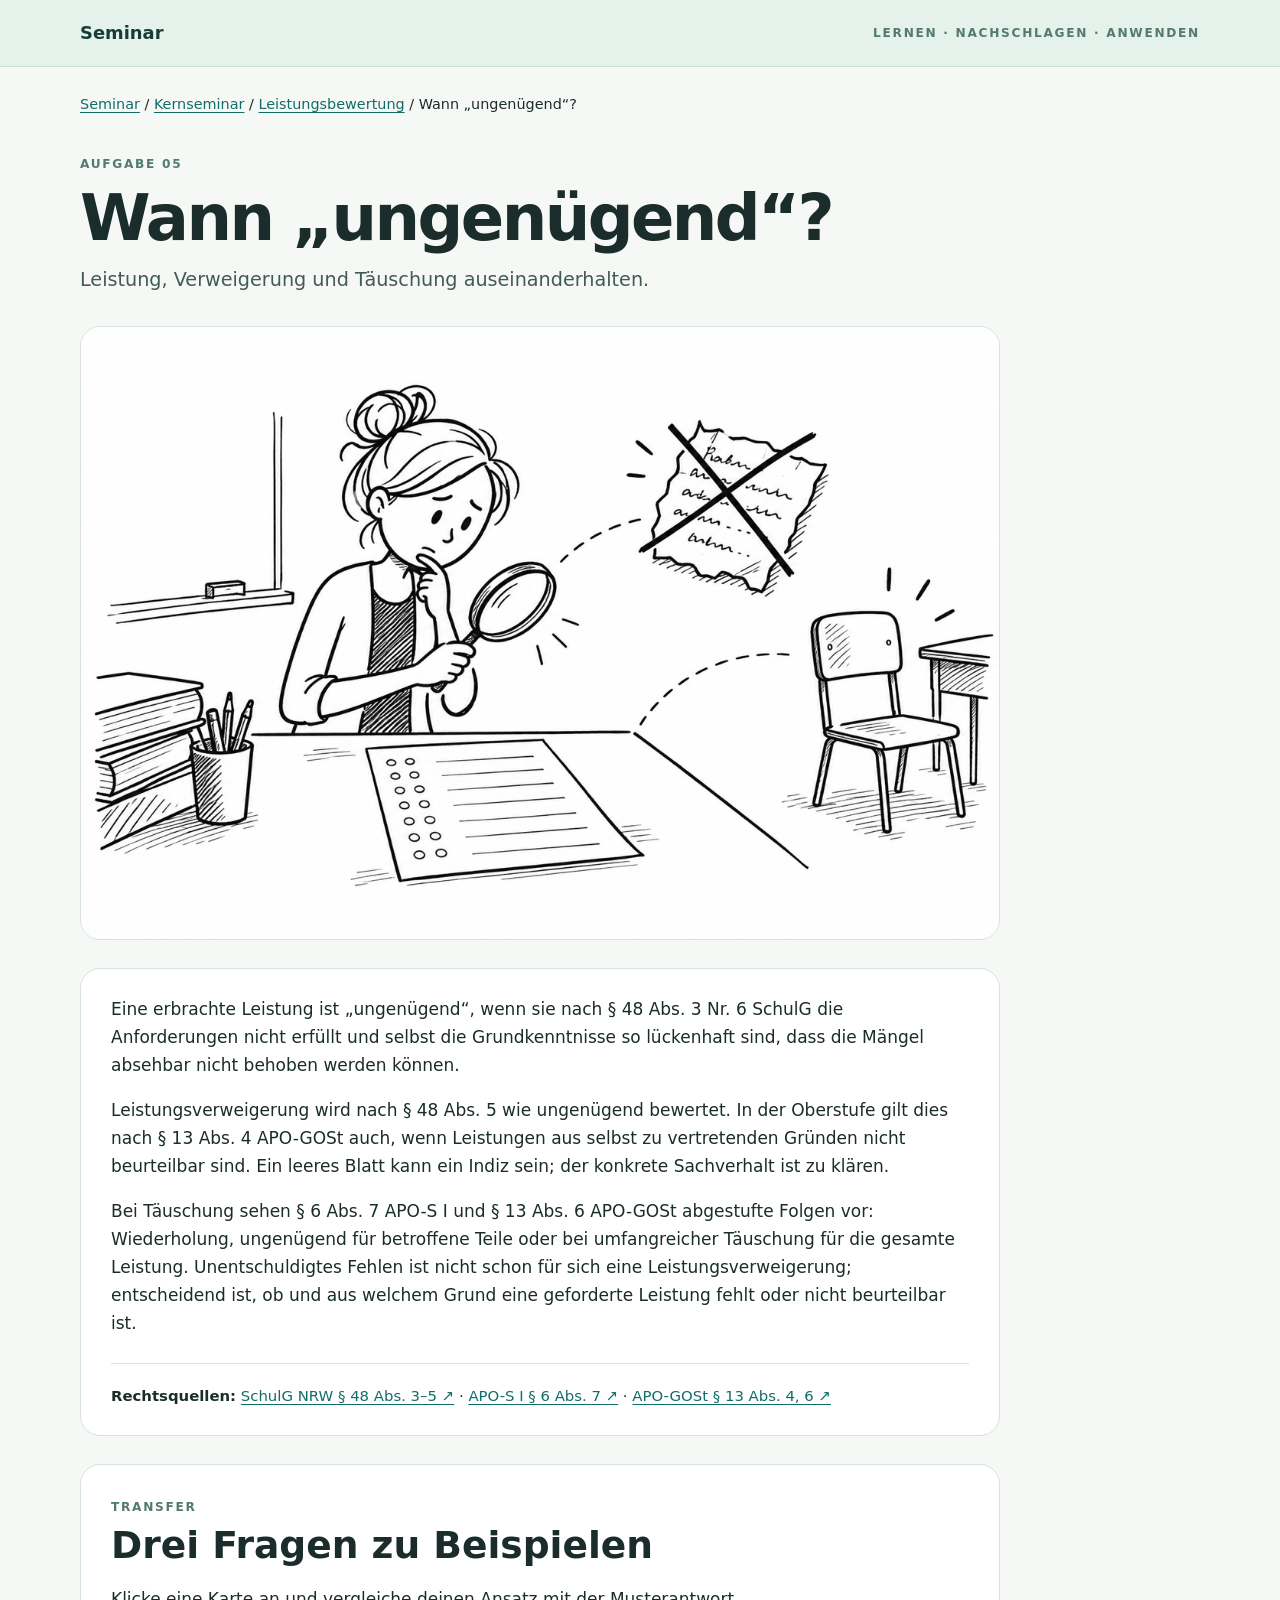
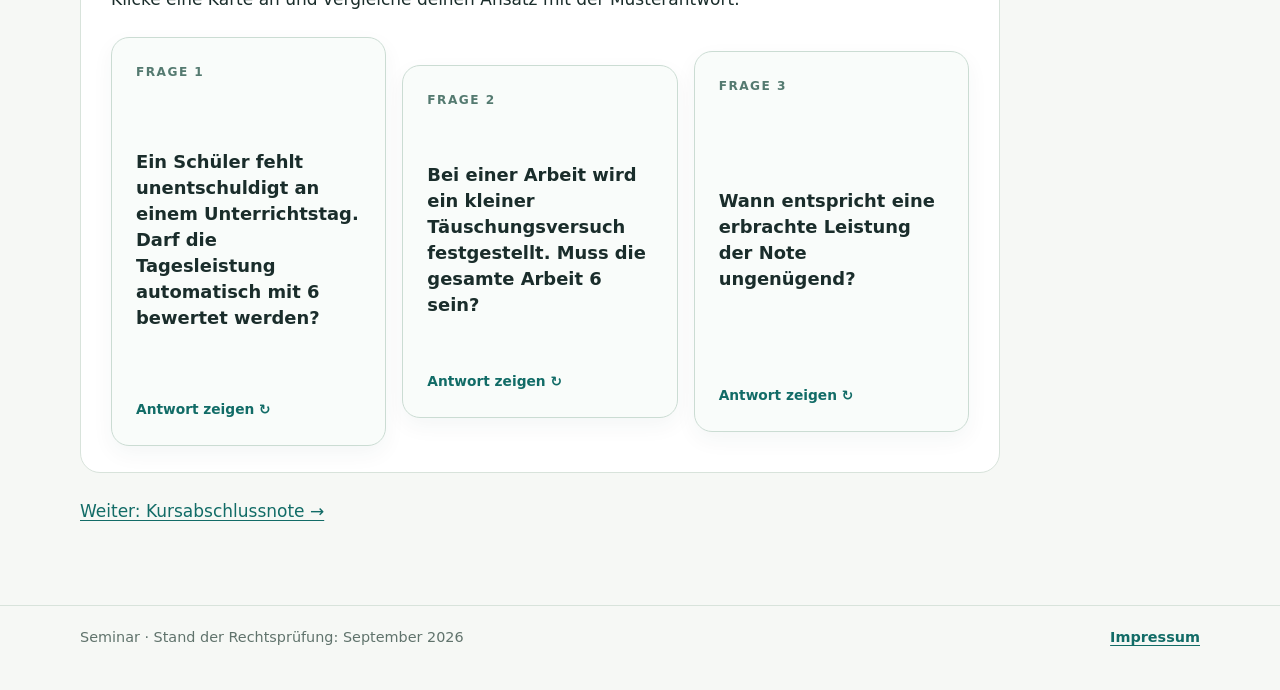
<file: seminar/kernseminar/leistungsbewertung/ungenuegend/html/index.html>
<!doctype html><html lang="de"><head><meta charset="utf-8"><meta name="viewport" content="width=device-width,initial-scale=1"><title>Wann „ungenügend“? · Seminar</title><link rel="stylesheet" href="../../../../styles.css"><script src="../../../../lesson.js" defer></script></head><body><header class="site-head"><div class="wrap"><a class="brand" href="../../../../index.html">Seminar</a><span class="eyebrow">Lernen · Nachschlagen · Anwenden</span></div></header><main class="wrap"><nav class="crumbs"><a href="../../../../index.html">Seminar</a> / <a href="../../../index.html">Kernseminar</a> / <a href="../../index.html">Leistungsbewertung</a> / Wann „ungenügend“?</nav><article class="article"><span class="eyebrow">Aufgabe 05</span><h1>Wann „ungenügend“?</h1><p class="lead">Leistung, Verweigerung und Täuschung auseinanderhalten.</p><figure class="lesson-figure"><img src="../img/lektion.png" alt="Scribble: Eine Lehrkraft untersucht unterschiedliche Gründe für eine fehlende oder nicht verwertbare Leistung." width="1200" height="800"></figure><section><p>Eine erbrachte Leistung ist „ungenügend“, wenn sie nach § 48 Abs. 3 Nr. 6 SchulG die Anforderungen nicht erfüllt und selbst die Grundkenntnisse so lückenhaft sind, dass die Mängel absehbar nicht behoben werden können.</p><p>Leistungsverweigerung wird nach § 48 Abs. 5 wie ungenügend bewertet. In der Oberstufe gilt dies nach § 13 Abs. 4 APO-GOSt auch, wenn Leistungen aus selbst zu vertretenden Gründen nicht beurteilbar sind. Ein leeres Blatt kann ein Indiz sein; der konkrete Sachverhalt ist zu klären.</p><p>Bei Täuschung sehen § 6 Abs. 7 APO-S I und § 13 Abs. 6 APO-GOSt abgestufte Folgen vor: Wiederholung, ungenügend für betroffene Teile oder bei umfangreicher Täuschung für die gesamte Leistung. Unentschuldigtes Fehlen ist nicht schon für sich eine Leistungsverweigerung; entscheidend ist, ob und aus welchem Grund eine geforderte Leistung fehlt oder nicht beurteilbar ist.</p><div class="source"><strong>Rechtsquellen:</strong> <a href="https://recht.nrw.de/lrgv/gesetz/01082025-schulgesetz-fuer-das-land-nordrhein-westfalen-schulgesetz-nrw-schulg/" target="_blank" rel="noopener noreferrer">SchulG NRW § 48 Abs. 3–5 ↗</a> · <a href="https://recht.nrw.de/lrgv/rechtsverordnung/01082026-ausbildungs-und-pruefungsordnung-sekundarstufe-i-apo-s-i/" target="_blank" rel="noopener noreferrer">APO-S I § 6 Abs. 7 ↗</a> · <a href="https://recht.nrw.de/lrgv/rechtsverordnung/01082025-verordnung-ueber-den-bildungsgang-und-die-abiturpruefung-der/" target="_blank" rel="noopener noreferrer">APO-GOSt § 13 Abs. 4, 6 ↗</a></div></section><section class="practice" aria-labelledby="fragen-ungenuegend"><span class="eyebrow">Transfer</span><h2 id="fragen-ungenuegend">Drei Fragen zu Beispielen</h2><p>Klicke eine Karte an und vergleiche deinen Ansatz mit der Musterantwort.</p><div class="question-grid"><button class="flip-card" type="button" aria-pressed="false"><span class="flip-card-inner"><span class="flip-face flip-front"><span class="question-number">Frage 1</span><strong>Ein Schüler fehlt unentschuldigt an einem Unterrichtstag. Darf die Tagesleistung automatisch mit 6 bewertet werden?</strong><span class="flip-hint">Antwort zeigen ↻</span></span><span class="flip-face flip-back"><span class="question-number">Musterantwort</span><span>Nein. Fehlen allein ist nicht automatisch Leistungsverweigerung. Es ist zu klären, ob eine konkret geforderte Leistung verweigert wurde oder die Leistung aus selbst zu vertretenden Gründen nicht beurteilbar ist.</span><span class="flip-hint">Frage zeigen ↻</span></span></span></button><button class="flip-card" type="button" aria-pressed="false"><span class="flip-card-inner"><span class="flip-face flip-front"><span class="question-number">Frage 2</span><strong>Bei einer Arbeit wird ein kleiner Täuschungsversuch festgestellt. Muss die gesamte Arbeit 6 sein?</strong><span class="flip-hint">Antwort zeigen ↻</span></span><span class="flip-face flip-back"><span class="question-number">Musterantwort</span><span>Nicht automatisch. Die Vorschriften sehen abgestufte Folgen vor. Die gesamte Leistung kann bei einem umfangreichen Täuschungsversuch für ungenügend erklärt werden.</span><span class="flip-hint">Frage zeigen ↻</span></span></span></button><button class="flip-card" type="button" aria-pressed="false"><span class="flip-card-inner"><span class="flip-face flip-front"><span class="question-number">Frage 3</span><strong>Wann entspricht eine erbrachte Leistung der Note ungenügend?</strong><span class="flip-hint">Antwort zeigen ↻</span></span><span class="flip-face flip-back"><span class="question-number">Musterantwort</span><span>Wenn sie den Anforderungen nicht entspricht und selbst die Grundkenntnisse so lückenhaft sind, dass die Mängel in absehbarer Zeit nicht behoben werden können (§ 48 Abs. 3 Nr. 6 SchulG).</span><span class="flip-hint">Frage zeigen ↻</span></span></span></button></div></section><p class="navnext"><a href="../../kursnote/html/index.html">Weiter: Kursabschlussnote →</a></p></article></main><footer class="foot"><div class="wrap"><span>Seminar · Stand der Rechtsprüfung: September 2026</span><a href="../../../../impressum.html">Impressum</a></div></footer></body></html>
</file>
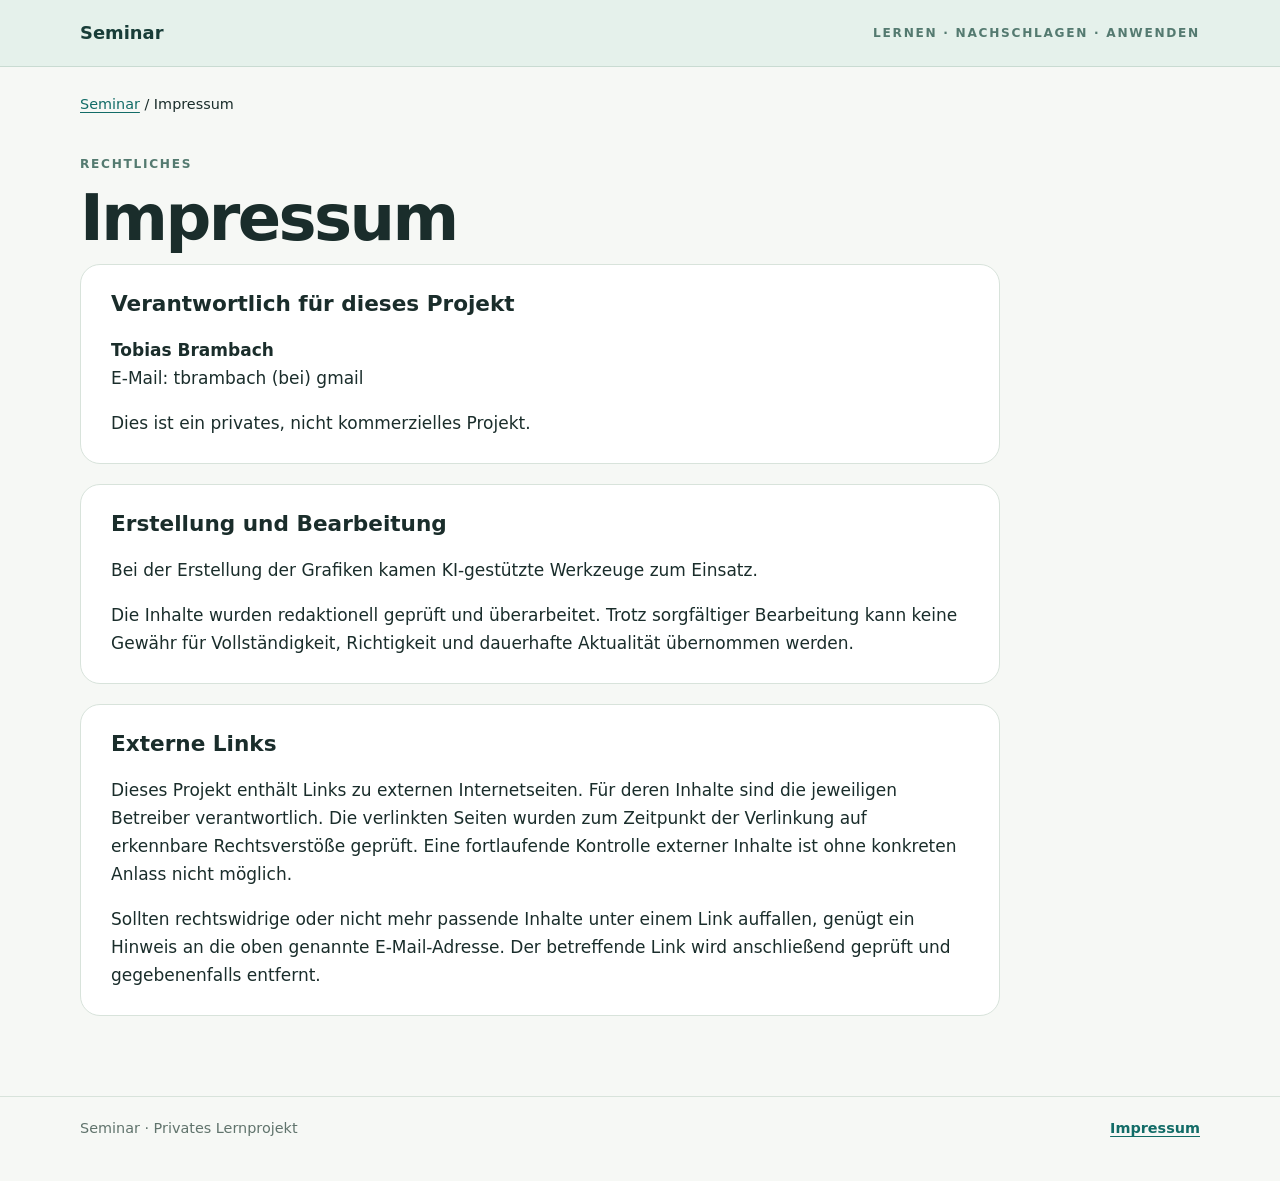
<file: seminar/impressum.html>
<!doctype html>
<html lang="de">
<head>
  <meta charset="utf-8">
  <meta name="viewport" content="width=device-width,initial-scale=1">
  <meta name="robots" content="noindex">
  <title>Impressum · Seminar</title>
  <link rel="stylesheet" href="styles.css">
</head>
<body>
  <header class="site-head">
    <div class="wrap">
      <a class="brand" href="index.html">Seminar</a>
      <span class="eyebrow">Lernen · Nachschlagen · Anwenden</span>
    </div>
  </header>
  <main class="wrap">
    <nav class="crumbs"><a href="index.html">Seminar</a> / Impressum</nav>
    <article class="article legal-page">
      <span class="eyebrow">Rechtliches</span>
      <h1>Impressum</h1>

      <section>
        <h2>Verantwortlich für dieses Projekt</h2>
        <p><strong>Tobias Brambach</strong><br>
        E-Mail: tbrambach (bei) gmail</p>
        <p>Dies ist ein privates, nicht kommerzielles Projekt.</p>
      </section>

      <section>
        <h2>Erstellung und Bearbeitung</h2>
        <p>Bei der Erstellung der Grafiken kamen KI-gestützte Werkzeuge zum Einsatz.</p>
        <p>Die Inhalte wurden redaktionell geprüft und überarbeitet. Trotz sorgfältiger Bearbeitung kann keine Gewähr für Vollständigkeit, Richtigkeit und dauerhafte Aktualität übernommen werden.</p>
      </section>

      <section>
        <h2>Externe Links</h2>
        <p>Dieses Projekt enthält Links zu externen Internetseiten. Für deren Inhalte sind die jeweiligen Betreiber verantwortlich. Die verlinkten Seiten wurden zum Zeitpunkt der Verlinkung auf erkennbare Rechtsverstöße geprüft. Eine fortlaufende Kontrolle externer Inhalte ist ohne konkreten Anlass nicht möglich.</p>
        <p>Sollten rechtswidrige oder nicht mehr passende Inhalte unter einem Link auffallen, genügt ein Hinweis an die oben genannte E-Mail-Adresse. Der betreffende Link wird anschließend geprüft und gegebenenfalls entfernt.</p>
      </section>
    </article>
  </main>
  <footer class="foot">
    <div class="wrap"><span>Seminar · Privates Lernprojekt</span><a href="impressum.html" aria-current="page">Impressum</a></div>
  </footer>
</body>
</html>
</file>
<file: seminar/styles.css>
*{box-sizing:border-box}html{scroll-behavior:smooth}body{margin:0;background:#f6f8f5;color:#1a2d2b;font:17px/1.65 system-ui,-apple-system,BlinkMacSystemFont,"Segoe UI",sans-serif}a{color:#126c67;text-underline-offset:3px}a:hover{color:#0a4744}.wrap{width:min(1120px,calc(100% - 40px));margin:auto}.site-head{background:#e5f1eb;border-bottom:1px solid #c9dbd2}.site-head .wrap{display:flex;align-items:center;justify-content:space-between;gap:20px;padding:18px 0}.brand{font-weight:800;color:#183d38;text-decoration:none;font-size:1.12rem}.eyebrow{text-transform:uppercase;letter-spacing:.14em;color:#547a70;font-weight:800;font-size:.76rem}.hero{padding:58px 0 34px}.hero h1{font-size:clamp(2.6rem,6vw,5rem);line-height:1.05;letter-spacing:-.055em;margin:8px 0 18px;color:#183d38}.lead{font-size:1.2rem;max-width:760px;color:#415b55}.grid{display:grid;grid-template-columns:repeat(auto-fit,minmax(260px,1fr));gap:18px;margin:24px 0 70px}.card{display:block;background:white;border:1px solid #d8e3db;border-radius:20px;padding:25px;color:inherit;text-decoration:none;box-shadow:0 8px 25px #183d380b;transition:transform .2s,box-shadow .2s}.card:hover{transform:translateY(-4px);box-shadow:0 15px 32px #183d3818}.card h2{font-size:1.42rem;line-height:1.2;margin:15px 0 5px}.card p{margin:0;color:#52645e}.icon{display:grid;place-items:center;width:60px;height:60px;border-radius:16px;background:#e5f1eb;color:#126c67;font-size:1.8rem}.muted{opacity:.72}.crumbs{padding:26px 0 0;font-size:.9rem}.article{max-width:780px;padding:32px 0 80px}.article h1{font-size:clamp(2.3rem,5vw,4rem);line-height:1.09;letter-spacing:-.04em;margin:8px 0 10px}.article .lead{margin:0 0 30px}.article section{background:white;border:1px solid #d8e3db;border-radius:20px;padding:26px 30px}.article p:first-child{margin-top:0}.article p:last-child{margin-bottom:0}.article li{margin:.5em 0}.source{border-top:1px solid #d8e3db;padding-top:20px;margin-top:26px;font-size:.93rem}.navnext{margin-top:24px}.foot{border-top:1px solid #d8e3db;padding:20px 0 40px;color:#60736c;font-size:.9rem}@media(max-width:600px){.site-head .wrap{align-items:flex-start;flex-direction:column}.article section{padding:20px}}.lesson-figure{margin:0 0 28px;border:1px solid #d8e3db;border-radius:20px;overflow:hidden;background:#fff}.lesson-figure img{display:block;width:100%;height:auto;aspect-ratio:3/2;object-fit:cover}.practice{margin-top:28px}.practice h2{font-size:clamp(1.7rem,4vw,2.35rem);line-height:1.15;margin:.35rem 0 .5rem}.question-grid{display:grid;gap:16px;margin-top:24px}.flip-card{display:block;width:100%;min-height:230px;padding:0;border:0;border-radius:18px;background:transparent;color:inherit;font:inherit;text-align:left;cursor:pointer;perspective:1200px}.flip-card-inner{position:relative;display:grid;min-height:230px;transition:transform .55s cubic-bezier(.2,.7,.2,1);transform-style:preserve-3d}.flip-card.is-flipped .flip-card-inner{transform:rotateY(180deg)}.flip-face{grid-area:1/1;display:flex;flex-direction:column;justify-content:space-between;gap:18px;padding:24px;border:1px solid #cbdcd3;border-radius:18px;background:#f9fcfa;box-shadow:0 8px 22px #183d380c;backface-visibility:hidden;-webkit-backface-visibility:hidden}.flip-front strong{font-size:1.12rem;line-height:1.45}.flip-back{background:#e5f1eb;transform:rotateY(180deg)}.question-number{font-size:.76rem;font-weight:800;letter-spacing:.12em;text-transform:uppercase;color:#547a70}.flip-hint{font-size:.86rem;font-weight:700;color:#126c67}.flip-card:hover .flip-face{border-color:#8fb6aa}.flip-card:focus-visible{outline:3px solid #126c67;outline-offset:4px}.flip-card:focus:not(:focus-visible){outline:none}@media(prefers-reduced-motion:reduce){.flip-card-inner{transition:none}}@media(min-width:900px){.article{max-width:920px}.question-grid{grid-template-columns:repeat(3,1fr)}.flip-card,.flip-card-inner{min-height:310px}}
.foot .wrap{display:flex;align-items:center;justify-content:space-between;gap:20px}.foot a{font-weight:700}.legal-page section+section{margin-top:20px}.legal-page h2{margin-top:0;font-size:1.35rem;line-height:1.25}@media(max-width:600px){.foot .wrap{align-items:flex-start;flex-direction:column;gap:8px}}
</file>
